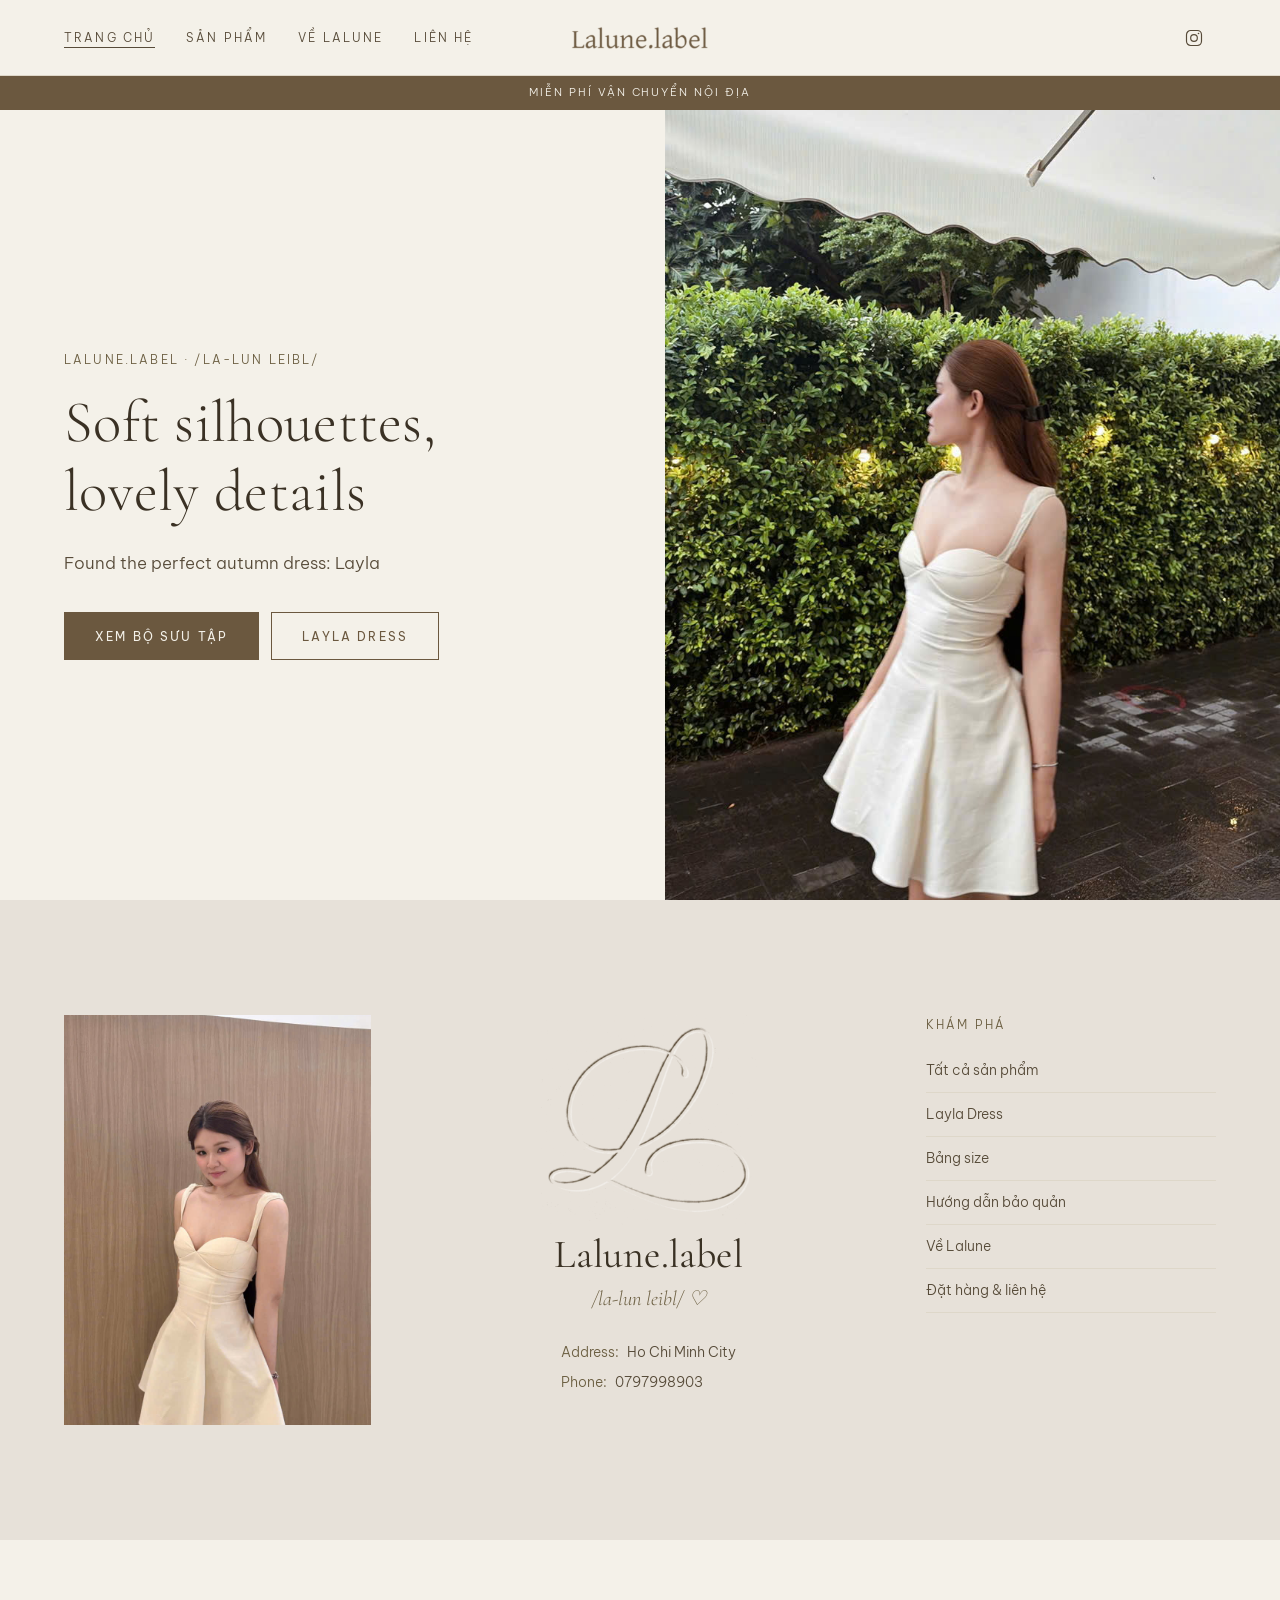
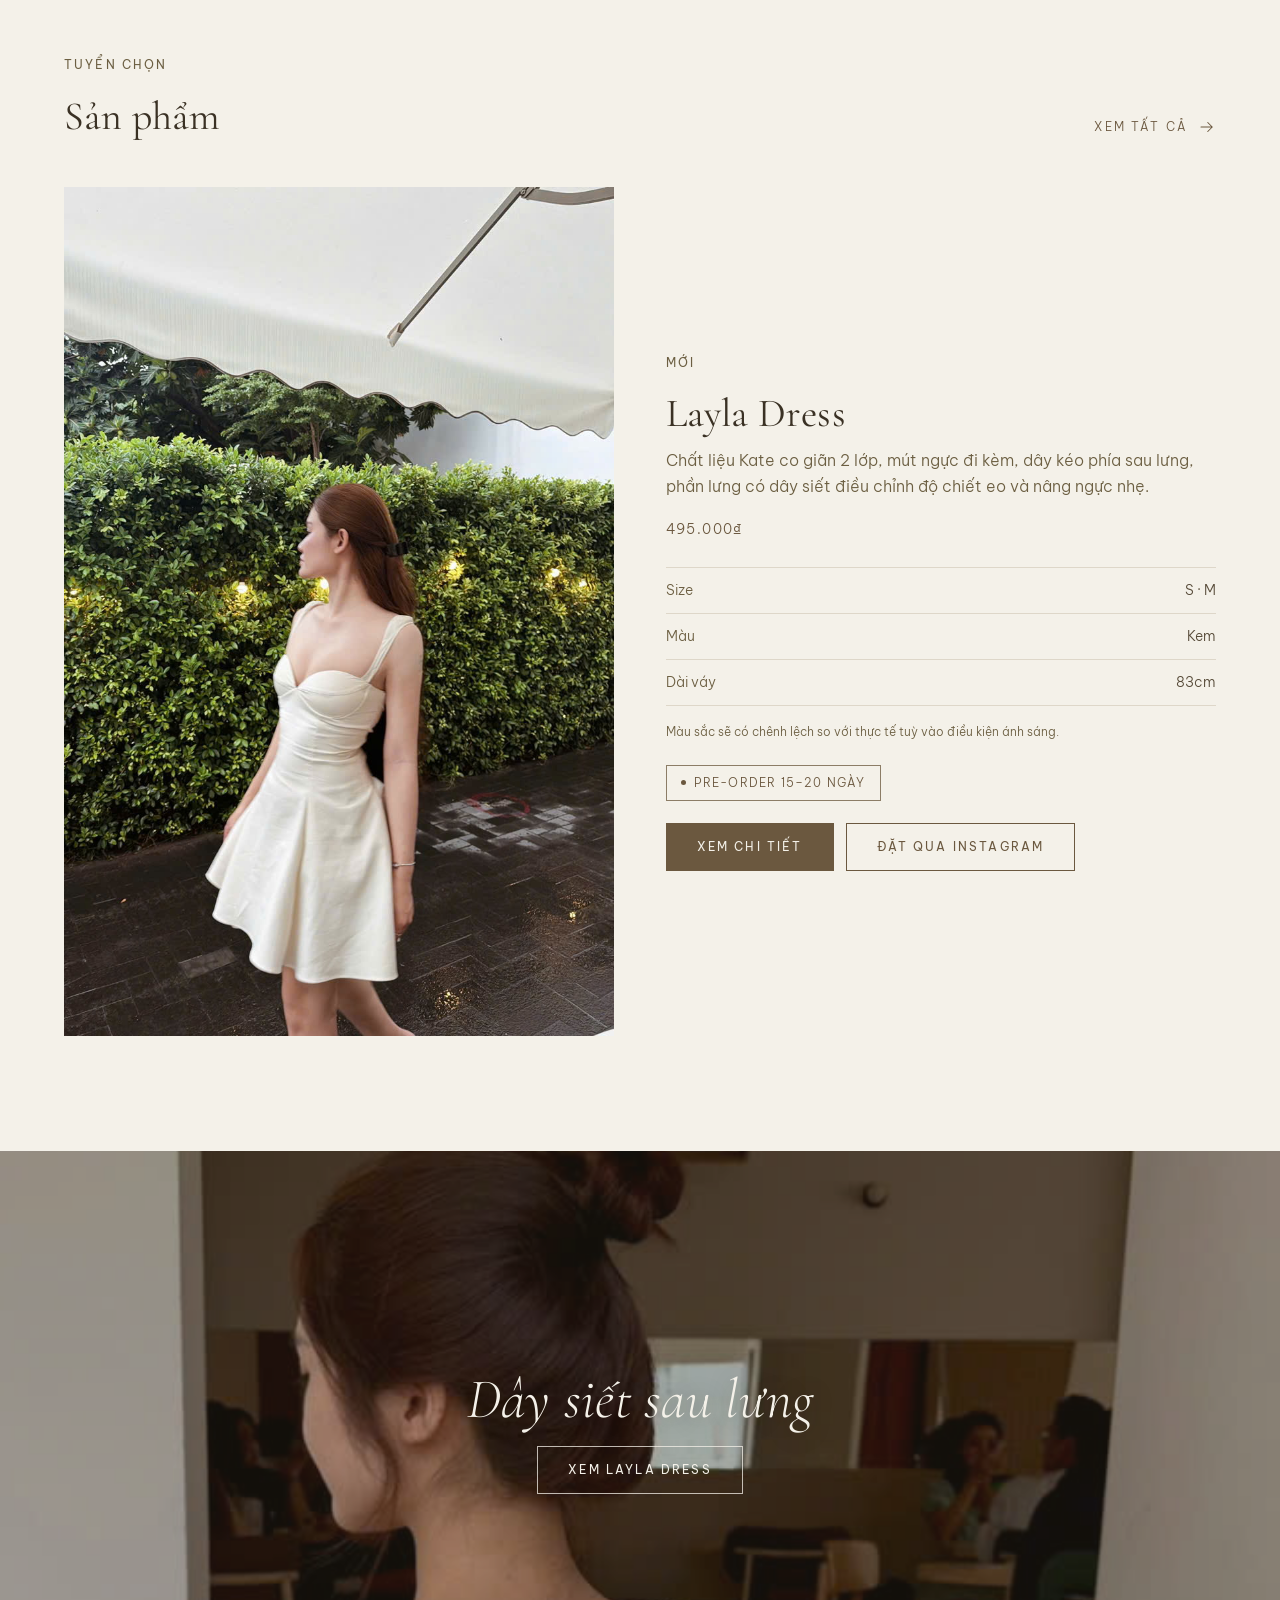
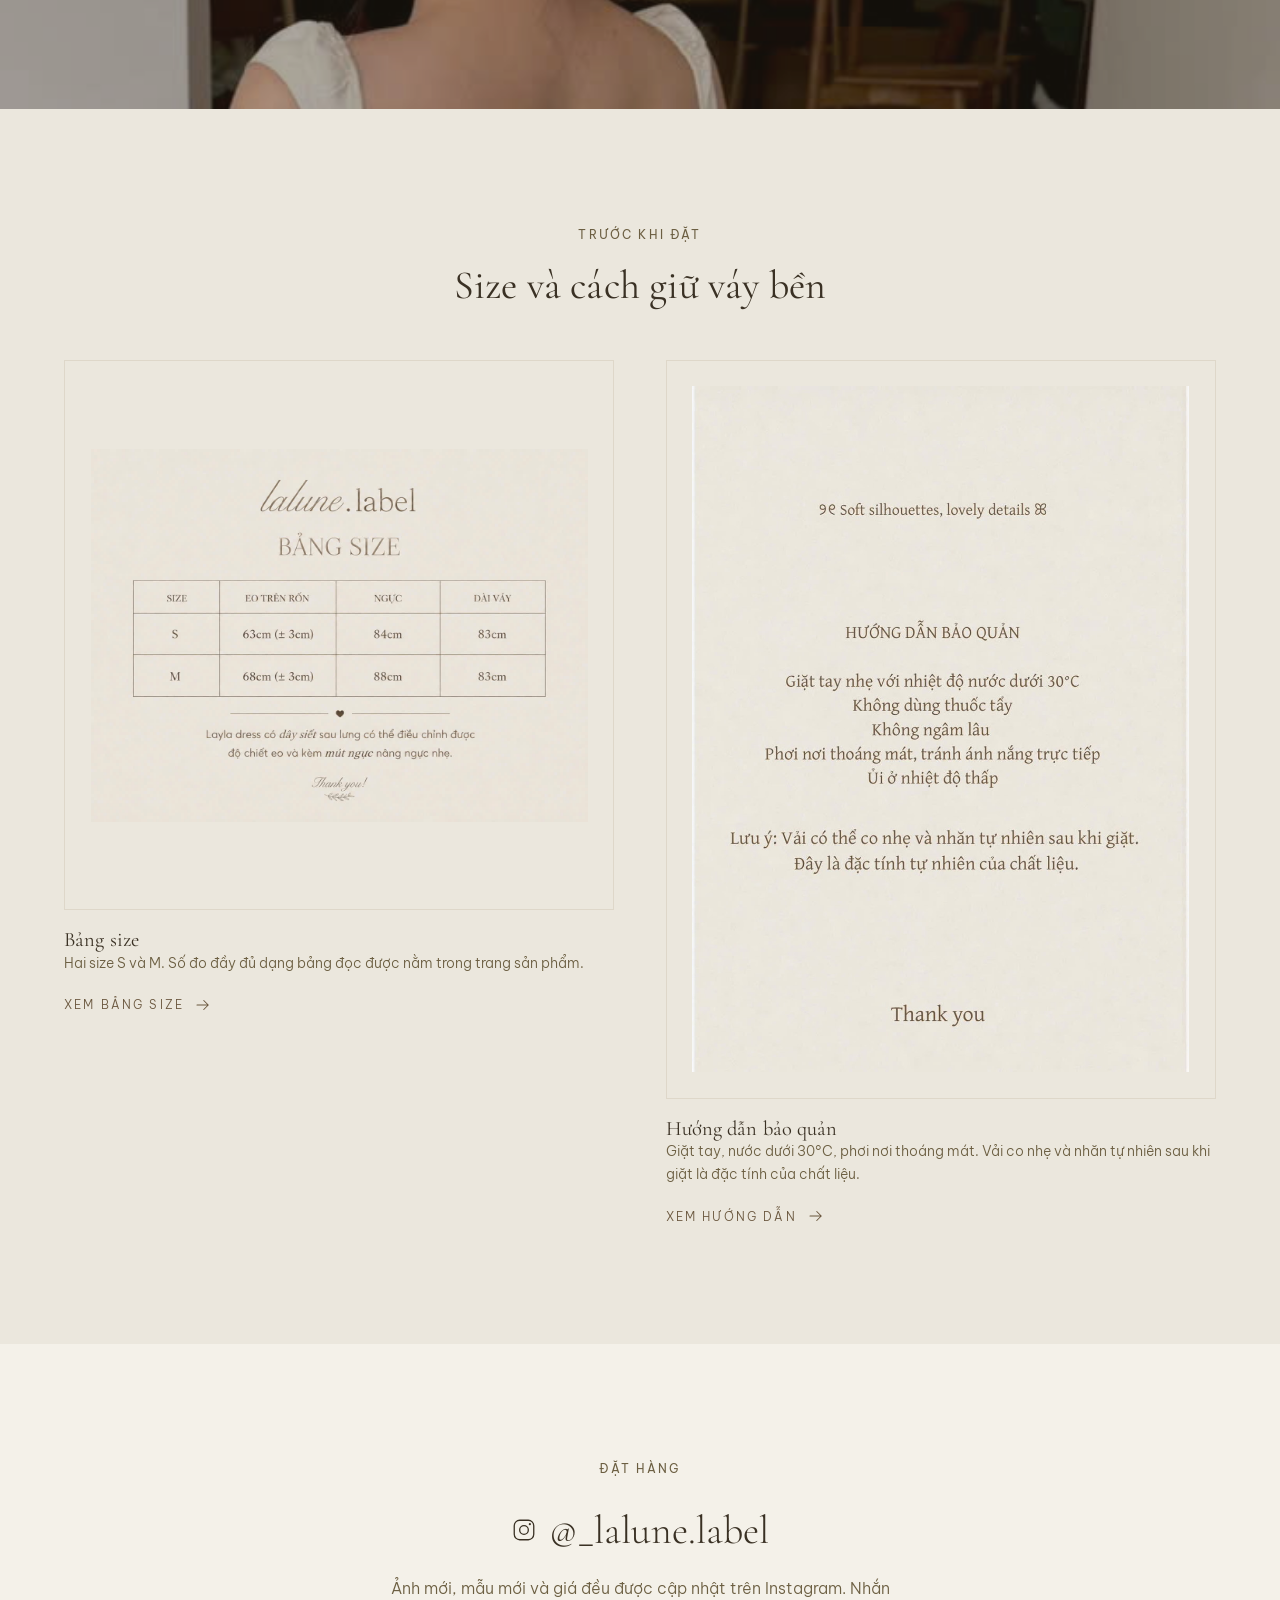
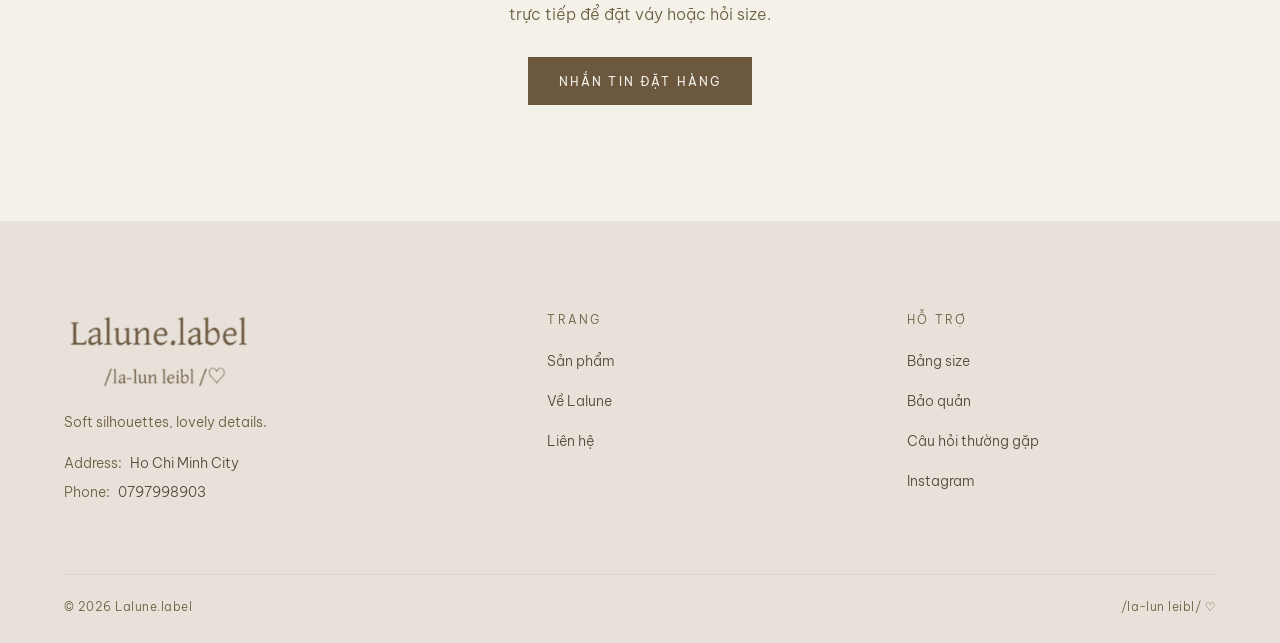
<file: index.html>
<!DOCTYPE html>
<html lang="vi">
<head>
<meta charset="utf-8">
<meta name="viewport" content="width=device-width, initial-scale=1">
<title>Lalune.label — Soft silhouettes, lovely details</title>
<meta name="description" content="Lalune.label /la-lun leibl/ — nhãn váy nhỏ với dáng váy mềm và những chi tiết được chăm chút. Khám phá Layla Dress: dáng xoè, chiết eo, dây siết sau lưng.">
<link rel="canonical" href="https://lalune-label.vercel.app/">

<meta property="og:type" content="website">
<meta property="og:site_name" content="Lalune.label">
<meta property="og:title" content="Lalune.label — Soft silhouettes, lovely details">
<meta property="og:description" content="Nhãn váy nhỏ với dáng váy mềm và những chi tiết được chăm chút.">
<meta property="og:image" content="https://lalune-label.vercel.app/assets/img/og-image.jpg">
<meta property="og:locale" content="vi_VN">
<meta name="twitter:card" content="summary_large_image">
<meta name="theme-color" content="#f4f1e9">

<link rel="icon" href="/favicon.ico" sizes="any">
<link rel="icon" href="assets/img/favicon.png" type="image/png">
<link rel="apple-touch-icon" href="assets/img/apple-touch-icon.png">

<link rel="preconnect" href="https://fonts.googleapis.com">
<link rel="preconnect" href="https://fonts.gstatic.com" crossorigin>
<link rel="preload" as="image" href="assets/img/products/layla-01.jpg"
      imagesrcset="assets/img/products/layla-01-sm.jpg 519w, assets/img/products/layla-01.jpg 830w"
      imagesizes="(min-width: 900px) 48vw, 100vw" fetchpriority="high">
<link href="https://fonts.googleapis.com/css2?family=Be+Vietnam+Pro:wght@200;300;400;500&family=Cormorant+Garamond:ital,wght@0,300;0,400;0,500;1,300;1,400&display=swap" rel="stylesheet">
<link rel="stylesheet" href="assets/css/style.css">
</head>
<body>
<a class="skip-link" href="#main">Bỏ qua, tới nội dung chính</a>

<header class="header">
  <div class="header__bar">
    <nav class="header__nav" aria-label="Điều hướng chính">
      <a class="nav-link" href="index.html">Trang chủ</a>
      <a class="nav-link" href="shop.html">Sản phẩm</a>
      <a class="nav-link" href="about.html">Về Lalune</a>
      <a class="nav-link" href="contact.html">Liên hệ</a>
    </nav>

    <button type="button" class="icon-btn header__burger" aria-label="Mở menu điều hướng" aria-expanded="false" aria-controls="nav-drawer">
      <svg width="22" height="22" viewBox="0 0 24 24" fill="none" stroke="currentColor" stroke-width="1.4" stroke-linecap="round" aria-hidden="true"><path d="M3 6h18M3 12h18M3 18h18"/></svg>
    </button>

    <a class="header__logo-link" href="index.html" aria-label="Lalune.label — về trang chủ">
      <img class="header__logo" src="assets/img/logo-wordmark.webp" alt="Lalune.label" width="900" height="195">
    </a>

    <div class="header__actions">
      <a class="icon-btn" href="https://www.instagram.com/_lalune.label/" target="_blank" rel="noopener noreferrer" aria-label="Instagram của Lalune.label (mở trong tab mới)">
        <svg width="20" height="20" viewBox="0 0 24 24" fill="none" stroke="currentColor" stroke-width="1.4" stroke-linecap="round" stroke-linejoin="round" aria-hidden="true"><rect x="3" y="3" width="18" height="18" rx="5"/><circle cx="12" cy="12" r="4"/><circle cx="17.4" cy="6.6" r="1" fill="currentColor" stroke="none"/></svg>
      </a>
    </div>
  </div>
</header>

<div class="topbar"><span class="topbar__msg">Miễn phí vận chuyển nội địa</span></div>

<div class="drawer" id="nav-drawer" role="dialog" aria-modal="true" aria-label="Menu điều hướng">
  <button type="button" class="icon-btn drawer__close" aria-label="Đóng menu">
    <svg width="22" height="22" viewBox="0 0 24 24" fill="none" stroke="currentColor" stroke-width="1.4" stroke-linecap="round" aria-hidden="true"><path d="M6 6l12 12M18 6L6 18"/></svg>
  </button>
  <div class="drawer__inner">
    <a class="drawer__link" href="index.html">Trang chủ</a>
    <a class="drawer__link" href="shop.html">Sản phẩm</a>
    <a class="drawer__link" href="about.html">Về Lalune</a>
    <a class="drawer__link" href="contact.html">Liên hệ</a>
    <p class="drawer__foot">
      <svg width="18" height="18" viewBox="0 0 24 24" fill="none" stroke="currentColor" stroke-width="1.4" stroke-linecap="round" stroke-linejoin="round" aria-hidden="true"><rect x="3" y="3" width="18" height="18" rx="5"/><circle cx="12" cy="12" r="4"/><circle cx="17.4" cy="6.6" r="1" fill="currentColor" stroke="none"/></svg>
      <a href="https://www.instagram.com/_lalune.label/" target="_blank" rel="noopener noreferrer">@_lalune.label</a>
    </p>
  </div>
</div>

<main id="main">

  <!-- Hero -->
  <section class="hero">
    <div class="hero__text">
      <p class="hero__eyebrow">Lalune.label · /la-lun leibl/</p>
      <h1 class="hero__title">Soft silhouettes, lovely details</h1>
      <p class="hero__sub">Found the perfect autumn dress: Layla</p>
      <div class="hero__actions">
        <a class="btn" href="shop.html">Xem bộ sưu tập</a>
        <a class="btn btn--ghost" href="product.html?id=layla-dress">Layla Dress</a>
      </div>
    </div>
    <div class="hero__media">
      <img src="assets/img/products/layla-01.jpg"
           srcset="assets/img/products/layla-01-sm.jpg 519w, assets/img/products/layla-01.jpg 830w"
           sizes="(min-width: 900px) 48vw, 100vw"
           alt="Người mẫu mặc Layla Dress màu kem bên hàng rào cây xanh"
           width="830" height="1280" fetchpriority="high" decoding="async">
    </div>
  </section>

  <!-- Bảng thương hiệu -->
  <section class="section section--sheet">
    <div class="wrap">
      <div class="brand-panel">
        <figure class="brand-panel__figure" data-reveal style="margin:0">
          <img src="assets/img/products/layla-02.jpg" alt="Layla Dress nhìn từ chính diện, thấy rõ thân trên chiết ngực và hai quai bản to" width="798" height="1282" loading="lazy" decoding="async">
        </figure>

        <div class="brand-panel__body" data-reveal data-reveal-delay="80">
          <img class="brand-panel__mark" src="assets/img/logo-mark.webp" alt="" width="620" height="603" loading="lazy" decoding="async">
          <h2 class="brand-panel__name">Lalune.label</h2>
          <p class="brand-panel__phonetic">/la-lun leibl/ ♡</p>
          <ul class="footer__contact" style="display:inline-block;text-align:left">
            <li><span class="label">Address:</span><span>Ho Chi Minh City</span></li>
            <li><span class="label">Phone:</span><a href="tel:+84797998903">0797998903</a></li>
          </ul>
        </div>

        <nav class="brand-panel__links" aria-label="Liên kết nhanh" data-reveal data-reveal-delay="160">
          <p class="linklist__title">Khám phá</p>
          <ul class="linklist">
            <li><a href="shop.html">Tất cả sản phẩm</a></li>
            <li><a href="product.html?id=layla-dress">Layla Dress</a></li>
            <li><a href="product.html?id=layla-dress#size">Bảng size</a></li>
            <li><a href="product.html?id=layla-dress#care">Hướng dẫn bảo quản</a></li>
            <li><a href="about.html">Về Lalune</a></li>
            <li><a href="contact.html">Đặt hàng &amp; liên hệ</a></li>
          </ul>
        </nav>
      </div>
    </div>
  </section>

  <!-- Sản phẩm -->
  <section class="section">
    <div class="wrap">
      <div style="display:flex;flex-wrap:wrap;gap:16px 24px;align-items:flex-end;justify-content:space-between;margin-bottom:clamp(28px,4vw,48px)" data-reveal>
        <div>
          <p class="eyebrow">Tuyển chọn</p>
          <h2 style="font-size:var(--fs-xl)">Sản phẩm</h2>
        </div>
        <a class="link-underline" href="shop.html">
          Xem tất cả
          <svg width="18" height="18" viewBox="0 0 24 24" fill="none" stroke="currentColor" stroke-width="1.4" stroke-linecap="round" stroke-linejoin="round" aria-hidden="true"><path d="M4 12h15M13 6l6 6-6 6"/></svg>
        </a>
      </div>
      <ul class="product-grid" data-product-grid data-limit="4"></ul>
    </div>
  </section>

  <!-- Băng ảnh chi tiết -->
  <section class="banner">
    <div class="banner__media">
      <img src="assets/img/products/layla-03.jpg" alt="Mặt sau Layla Dress với dây siết đan chéo" width="712" height="1280" loading="lazy" decoding="async">
    </div>
    <div class="banner__inner">
      <h2 class="banner__title">Dây siết sau lưng</h2>
      <a class="btn btn--light" href="product.html?id=layla-dress">Xem Layla Dress</a>
    </div>
  </section>

  <!-- Hai tấm note của shop -->
  <section class="section section--alt">
    <div class="wrap">
      <div style="text-align:center;margin-bottom:clamp(32px,4vw,52px)" data-reveal>
        <p class="eyebrow">Trước khi đặt</p>
        <h2 style="font-size:var(--fs-xl)">Size và cách giữ váy bền</h2>
      </div>
      <div class="notes">
        <article class="note-card" data-reveal>
          <div class="note-card__frame">
            <img src="assets/img/notes/size-chart.jpg" alt="Bảng size Lalune.label: size S eo trên rốn 63cm, ngực 84cm, dài váy 83cm; size M eo trên rốn 68cm, ngực 88cm, dài váy 83cm" width="1280" height="960" loading="lazy" decoding="async">
          </div>
          <div>
            <h3 class="note-card__title">Bảng size</h3>
            <p class="note-card__text">Hai size S và M. Số đo đầy đủ dạng bảng đọc được nằm trong trang sản phẩm.</p>
          </div>
          <a class="link-underline" href="product.html?id=layla-dress#size">
            Xem bảng size
            <svg width="18" height="18" viewBox="0 0 24 24" fill="none" stroke="currentColor" stroke-width="1.4" stroke-linecap="round" stroke-linejoin="round" aria-hidden="true"><path d="M4 12h15M13 6l6 6-6 6"/></svg>
          </a>
        </article>

        <article class="note-card" data-reveal data-reveal-delay="90">
          <div class="note-card__frame">
            <img src="assets/img/notes/care.jpg" alt="Hướng dẫn bảo quản: giặt tay nhẹ dưới 30 độ C, không dùng thuốc tẩy, không ngâm lâu, phơi nơi thoáng mát, ủi ở nhiệt độ thấp" width="943" height="1300" loading="lazy" decoding="async">
          </div>
          <div>
            <h3 class="note-card__title">Hướng dẫn bảo quản</h3>
            <p class="note-card__text">Giặt tay, nước dưới 30°C, phơi nơi thoáng mát. Vải co nhẹ và nhăn tự nhiên sau khi giặt là đặc tính của chất liệu.</p>
          </div>
          <a class="link-underline" href="product.html?id=layla-dress#care">
            Xem hướng dẫn
            <svg width="18" height="18" viewBox="0 0 24 24" fill="none" stroke="currentColor" stroke-width="1.4" stroke-linecap="round" stroke-linejoin="round" aria-hidden="true"><path d="M4 12h15M13 6l6 6-6 6"/></svg>
          </a>
        </article>
      </div>
    </div>
  </section>

  <!-- Instagram -->
  <section class="section">
    <div class="wrap wrap--narrow ig" data-reveal>
      <p class="eyebrow">Đặt hàng</p>
      <p class="ig__handle">
        <svg width="26" height="26" viewBox="0 0 24 24" fill="none" stroke="currentColor" stroke-width="1.2" stroke-linecap="round" stroke-linejoin="round" aria-hidden="true"><rect x="3" y="3" width="18" height="18" rx="5"/><circle cx="12" cy="12" r="4"/><circle cx="17.4" cy="6.6" r="1" fill="currentColor" stroke="none"/></svg>
        @_lalune.label
      </p>
      <p class="ig__text">Ảnh mới, mẫu mới và giá đều được cập nhật trên Instagram. Nhắn trực tiếp để đặt váy hoặc hỏi size.</p>
      <a class="btn" href="https://ig.me/m/_lalune.label" target="_blank" rel="noopener noreferrer">Nhắn tin đặt hàng</a>
    </div>
  </section>

</main>

<footer class="footer">
  <div class="wrap">
    <div class="footer__top">
      <div class="footer__brand">
        <img class="footer__logo" src="assets/img/logo-lockup-text.webp" alt="Lalune.label — /la-lun leibl/" width="900" height="390" loading="lazy" decoding="async">
        <p class="footer__tagline">Soft silhouettes, lovely details.</p>
        <ul class="footer__contact">
          <li><span class="label">Address:</span><span>Ho Chi Minh City</span></li>
          <li><span class="label">Phone:</span><a href="tel:+84797998903">0797998903</a></li>
        </ul>
      </div>

      <nav aria-label="Liên kết trang">
        <p class="footer__col-title">Trang</p>
        <ul class="footer__list">
          <li><a href="shop.html">Sản phẩm</a></li>
          <li><a href="about.html">Về Lalune</a></li>
          <li><a href="contact.html">Liên hệ</a></li>
        </ul>
      </nav>

      <nav aria-label="Hỗ trợ khách hàng">
        <p class="footer__col-title">Hỗ trợ</p>
        <ul class="footer__list">
          <li><a href="product.html?id=layla-dress#size">Bảng size</a></li>
          <li><a href="product.html?id=layla-dress#care">Bảo quản</a></li>
          <li><a href="contact.html#faq">Câu hỏi thường gặp</a></li>
          <li><a href="https://www.instagram.com/_lalune.label/" target="_blank" rel="noopener noreferrer">Instagram</a></li>
        </ul>
      </nav>
    </div>

    <div class="footer__bottom">
      <span>© <span data-year>2026</span> Lalune.label</span>
      <span>/la-lun leibl/ ♡</span>
    </div>
  </div>
</footer>

<script type="application/ld+json">
{
  "@context": "https://schema.org",
  "@type": "Organization",
  "name": "Lalune.label",
  "alternateName": "Lalune",
  "url": "https://lalune-label.vercel.app/",
  "logo": "https://lalune-label.vercel.app/assets/img/og-image.jpg",
  "slogan": "Soft silhouettes, lovely details",
  "foundingDate": "2026-06",
  "sameAs": ["https://www.instagram.com/_lalune.label/"]
}
</script>

<script src="assets/js/products.js" defer></script>
<script src="assets/js/app.js" defer></script>
</body>
</html>
</file>
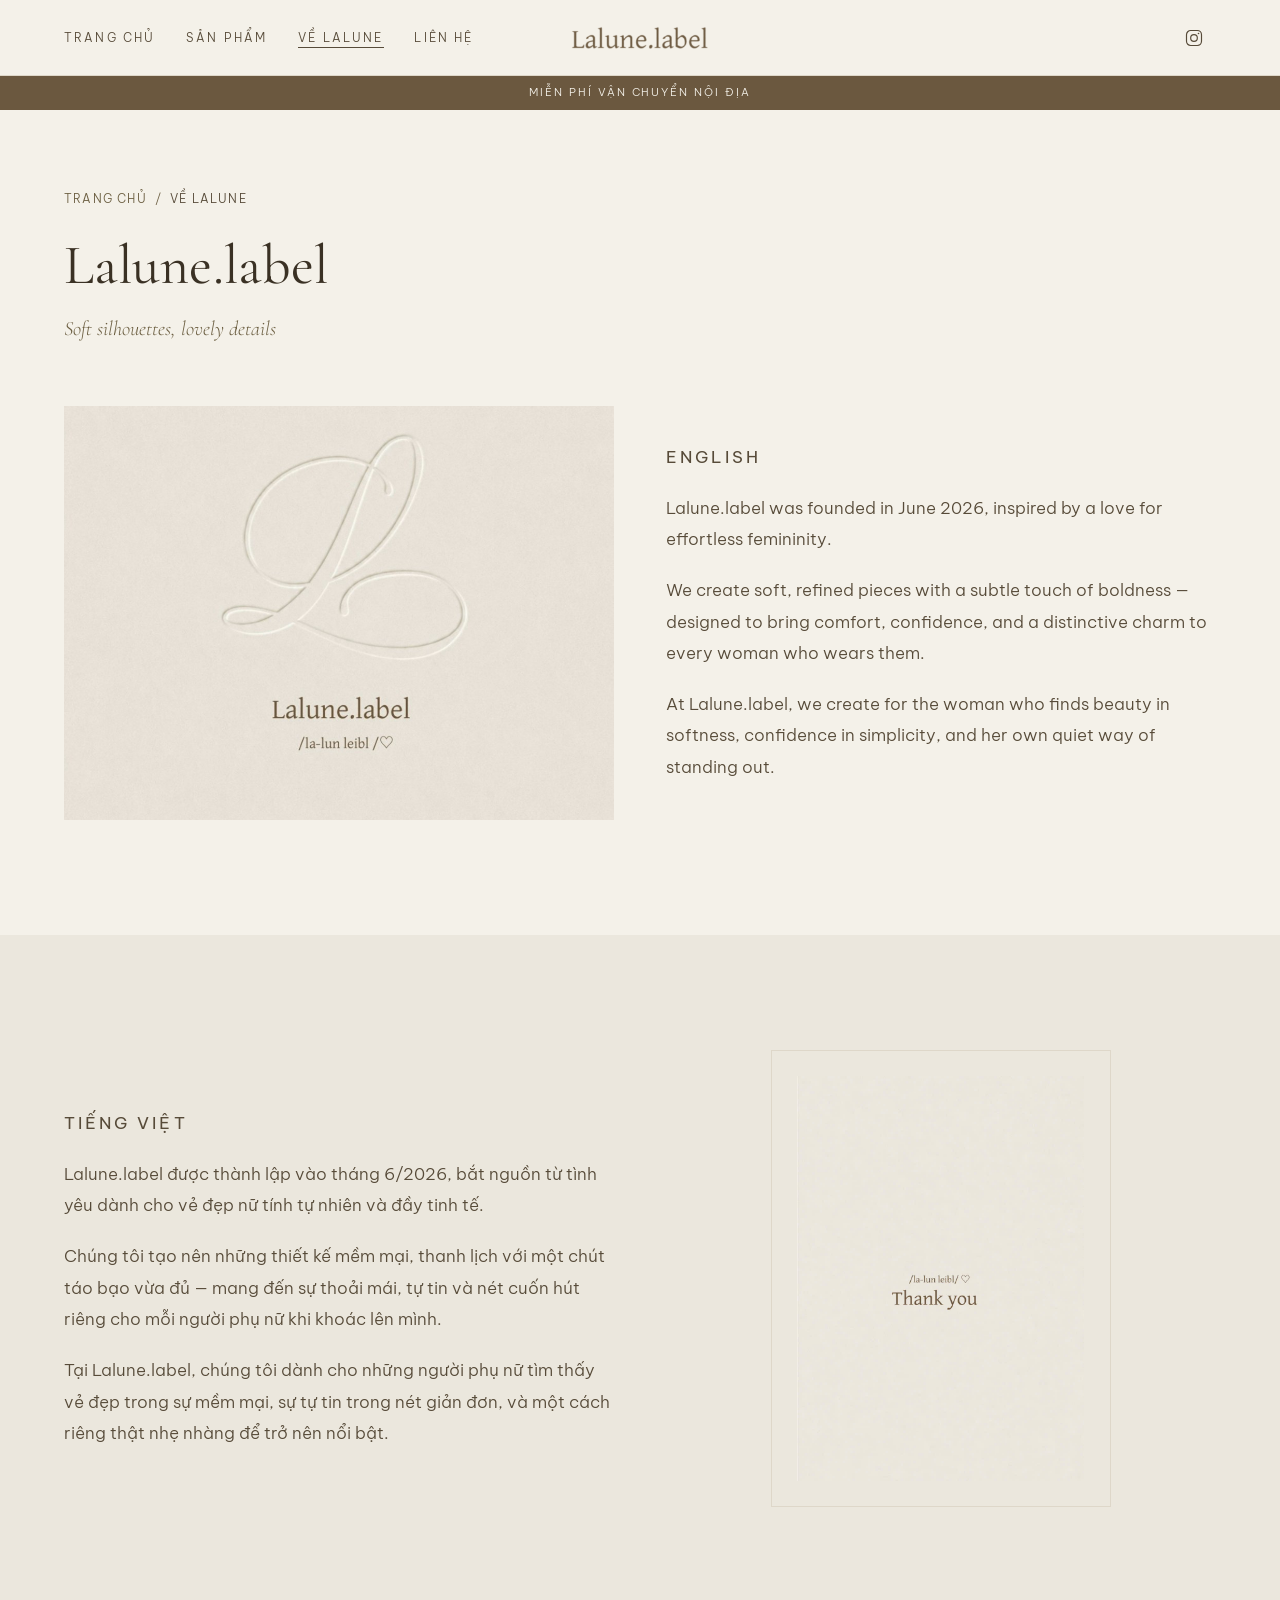
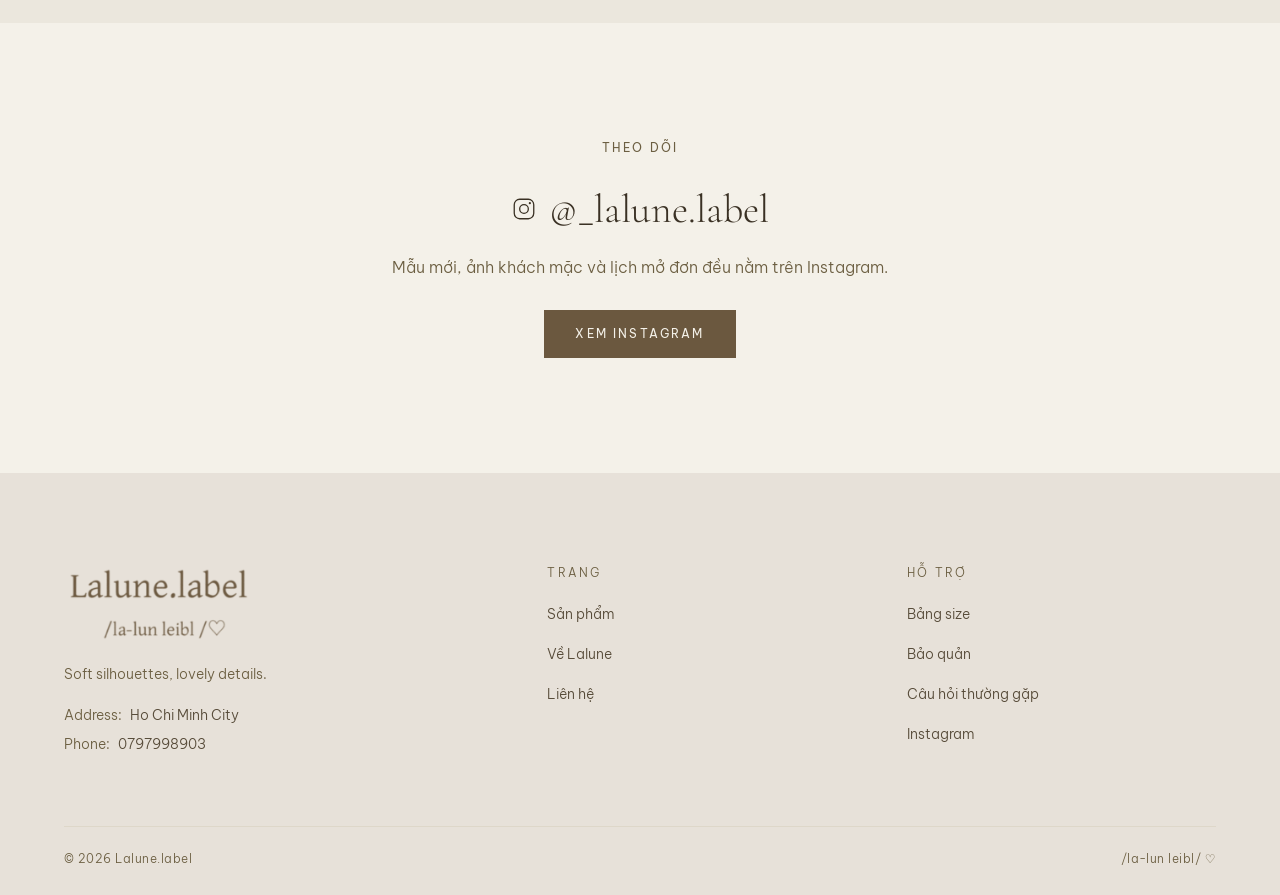
<file: about.html>
<!DOCTYPE html>
<html lang="vi">
<head>
<meta charset="utf-8">
<meta name="viewport" content="width=device-width, initial-scale=1">
<title>Về Lalune — Lalune.label</title>
<meta name="description" content="Lalune.label được thành lập vào tháng 6/2026, bắt nguồn từ tình yêu dành cho vẻ đẹp nữ tính tự nhiên và đầy tinh tế. Soft silhouettes, lovely details.">
<link rel="canonical" href="https://lalune-label.vercel.app/about.html">

<meta property="og:type" content="website">
<meta property="og:site_name" content="Lalune.label">
<meta property="og:title" content="Về Lalune — Lalune.label">
<meta property="og:description" content="Soft silhouettes, lovely details — Lalune.label, thành lập tháng 6/2026.">
<meta property="og:image" content="https://lalune-label.vercel.app/assets/img/og-image.jpg">
<meta property="og:locale" content="vi_VN">
<meta name="twitter:card" content="summary_large_image">
<meta name="theme-color" content="#f4f1e9">

<link rel="icon" href="/favicon.ico" sizes="any">
<link rel="icon" href="assets/img/favicon.png" type="image/png">
<link rel="apple-touch-icon" href="assets/img/apple-touch-icon.png">

<link rel="preconnect" href="https://fonts.googleapis.com">
<link rel="preconnect" href="https://fonts.gstatic.com" crossorigin>
<link href="https://fonts.googleapis.com/css2?family=Be+Vietnam+Pro:wght@200;300;400;500&family=Cormorant+Garamond:ital,wght@0,300;0,400;0,500;1,300;1,400&display=swap" rel="stylesheet">
<link rel="stylesheet" href="assets/css/style.css">
</head>
<body>
<a class="skip-link" href="#main">Bỏ qua, tới nội dung chính</a>

<header class="header">
  <div class="header__bar">
    <nav class="header__nav" aria-label="Điều hướng chính">
      <a class="nav-link" href="index.html">Trang chủ</a>
      <a class="nav-link" href="shop.html">Sản phẩm</a>
      <a class="nav-link" href="about.html">Về Lalune</a>
      <a class="nav-link" href="contact.html">Liên hệ</a>
    </nav>
    <button type="button" class="icon-btn header__burger" aria-label="Mở menu điều hướng" aria-expanded="false" aria-controls="nav-drawer">
      <svg width="22" height="22" viewBox="0 0 24 24" fill="none" stroke="currentColor" stroke-width="1.4" stroke-linecap="round" aria-hidden="true"><path d="M3 6h18M3 12h18M3 18h18"/></svg>
    </button>
    <a class="header__logo-link" href="index.html" aria-label="Lalune.label — về trang chủ">
      <img class="header__logo" src="assets/img/logo-wordmark.webp" alt="Lalune.label" width="900" height="195">
    </a>
    <div class="header__actions">
      <a class="icon-btn" href="https://www.instagram.com/_lalune.label/" target="_blank" rel="noopener noreferrer" aria-label="Instagram của Lalune.label (mở trong tab mới)">
        <svg width="20" height="20" viewBox="0 0 24 24" fill="none" stroke="currentColor" stroke-width="1.4" stroke-linecap="round" stroke-linejoin="round" aria-hidden="true"><rect x="3" y="3" width="18" height="18" rx="5"/><circle cx="12" cy="12" r="4"/><circle cx="17.4" cy="6.6" r="1" fill="currentColor" stroke="none"/></svg>
      </a>
    </div>
  </div>
</header>

<div class="topbar"><span class="topbar__msg">Miễn phí vận chuyển nội địa</span></div>

<div class="drawer" id="nav-drawer" role="dialog" aria-modal="true" aria-label="Menu điều hướng">
  <button type="button" class="icon-btn drawer__close" aria-label="Đóng menu">
    <svg width="22" height="22" viewBox="0 0 24 24" fill="none" stroke="currentColor" stroke-width="1.4" stroke-linecap="round" aria-hidden="true"><path d="M6 6l12 12M18 6L6 18"/></svg>
  </button>
  <div class="drawer__inner">
    <a class="drawer__link" href="index.html">Trang chủ</a>
    <a class="drawer__link" href="shop.html">Sản phẩm</a>
    <a class="drawer__link" href="about.html">Về Lalune</a>
    <a class="drawer__link" href="contact.html">Liên hệ</a>
    <p class="drawer__foot">
      <svg width="18" height="18" viewBox="0 0 24 24" fill="none" stroke="currentColor" stroke-width="1.4" stroke-linecap="round" stroke-linejoin="round" aria-hidden="true"><rect x="3" y="3" width="18" height="18" rx="5"/><circle cx="12" cy="12" r="4"/><circle cx="17.4" cy="6.6" r="1" fill="currentColor" stroke="none"/></svg>
      <a href="https://www.instagram.com/_lalune.label/" target="_blank" rel="noopener noreferrer">@_lalune.label</a>
    </p>
  </div>
</div>

<main id="main">

  <section class="page-head">
    <div class="wrap">
      <ol class="crumbs">
        <li><a href="index.html">Trang chủ</a></li>
        <li aria-hidden="true">/</li>
        <li aria-current="page">Về Lalune</li>
      </ol>
      <h1 class="page-head__title">Lalune.label</h1>
      <p class="page-head__tagline">Soft silhouettes, lovely details</p>
    </div>
  </section>

  <section style="padding-bottom:var(--section)">
    <div class="wrap">
      <div class="notes" style="align-items:center">
        <figure style="margin:0" data-reveal>
          <img src="assets/img/logo-sheet.jpg" alt="Logo Lalune.label dập nổi trên giấy be, kèm dòng phiên âm /la-lun leibl/" width="1061" height="798" loading="lazy" decoding="async">
        </figure>
        <div class="story" lang="en" data-reveal data-reveal-delay="90">
          <p class="eyebrow">English</p>
          <p>Lalune.label was founded in June 2026, inspired by a love for effortless femininity.</p>
          <p>We create soft, refined pieces with a subtle touch of boldness — designed to bring comfort, confidence, and a distinctive charm to every woman who wears them.</p>
          <p>At Lalune.label, we create for the woman who finds beauty in softness, confidence in simplicity, and her own quiet way of standing out.</p>
        </div>
      </div>
    </div>
  </section>

  <section class="section section--alt">
    <div class="wrap">
      <div class="notes" style="align-items:center">
        <div class="story" data-reveal>
          <p class="eyebrow">Tiếng Việt</p>
          <p>Lalune.label được thành lập vào tháng 6/2026, bắt nguồn từ tình yêu dành cho vẻ đẹp nữ tính tự nhiên và đầy tinh tế.</p>
          <p>Chúng tôi tạo nên những thiết kế mềm mại, thanh lịch với một chút táo bạo vừa đủ — mang đến sự thoải mái, tự tin và nét cuốn hút riêng cho mỗi người phụ nữ khi khoác lên mình.</p>
          <p>Tại Lalune.label, chúng tôi dành cho những người phụ nữ tìm thấy vẻ đẹp trong sự mềm mại, sự tự tin trong nét giản đơn, và một cách riêng thật nhẹ nhàng để trở nên nổi bật.</p>
        </div>
        <figure class="note-card__frame note-card__frame--free" style="margin:0 auto;max-width:340px" data-reveal data-reveal-delay="90">
          <img src="assets/img/notes/thank-you.jpg" alt="Thiệp cảm ơn của Lalune.label với dòng chữ /la-lun leibl/ và Thank you" width="908" height="1280" loading="lazy" decoding="async">
        </figure>
      </div>
    </div>
  </section>

  <section class="section">
    <div class="wrap wrap--narrow ig" data-reveal>
      <p class="eyebrow">Theo dõi</p>
      <p class="ig__handle">
        <svg width="26" height="26" viewBox="0 0 24 24" fill="none" stroke="currentColor" stroke-width="1.2" stroke-linecap="round" stroke-linejoin="round" aria-hidden="true"><rect x="3" y="3" width="18" height="18" rx="5"/><circle cx="12" cy="12" r="4"/><circle cx="17.4" cy="6.6" r="1" fill="currentColor" stroke="none"/></svg>
        @_lalune.label
      </p>
      <p class="ig__text">Mẫu mới, ảnh khách mặc và lịch mở đơn đều nằm trên Instagram.</p>
      <a class="btn" href="https://www.instagram.com/_lalune.label/" target="_blank" rel="noopener noreferrer">Xem Instagram</a>
    </div>
  </section>

</main>

<footer class="footer">
  <div class="wrap">
    <div class="footer__top">
      <div class="footer__brand">
        <img class="footer__logo" src="assets/img/logo-lockup-text.webp" alt="Lalune.label — /la-lun leibl/" width="900" height="390" loading="lazy" decoding="async">
        <p class="footer__tagline">Soft silhouettes, lovely details.</p>
        <ul class="footer__contact">
          <li><span class="label">Address:</span><span>Ho Chi Minh City</span></li>
          <li><span class="label">Phone:</span><a href="tel:+84797998903">0797998903</a></li>
        </ul>
      </div>
      <nav aria-label="Liên kết trang">
        <p class="footer__col-title">Trang</p>
        <ul class="footer__list">
          <li><a href="shop.html">Sản phẩm</a></li>
          <li><a href="about.html">Về Lalune</a></li>
          <li><a href="contact.html">Liên hệ</a></li>
        </ul>
      </nav>
      <nav aria-label="Hỗ trợ khách hàng">
        <p class="footer__col-title">Hỗ trợ</p>
        <ul class="footer__list">
          <li><a href="product.html?id=layla-dress#size">Bảng size</a></li>
          <li><a href="product.html?id=layla-dress#care">Bảo quản</a></li>
          <li><a href="contact.html#faq">Câu hỏi thường gặp</a></li>
          <li><a href="https://www.instagram.com/_lalune.label/" target="_blank" rel="noopener noreferrer">Instagram</a></li>
        </ul>
      </nav>
    </div>
    <div class="footer__bottom">
      <span>© <span data-year>2026</span> Lalune.label</span>
      <span>/la-lun leibl/ ♡</span>
    </div>
  </div>
</footer>

<script src="assets/js/products.js" defer></script>
<script src="assets/js/app.js" defer></script>
</body>
</html>
</file>
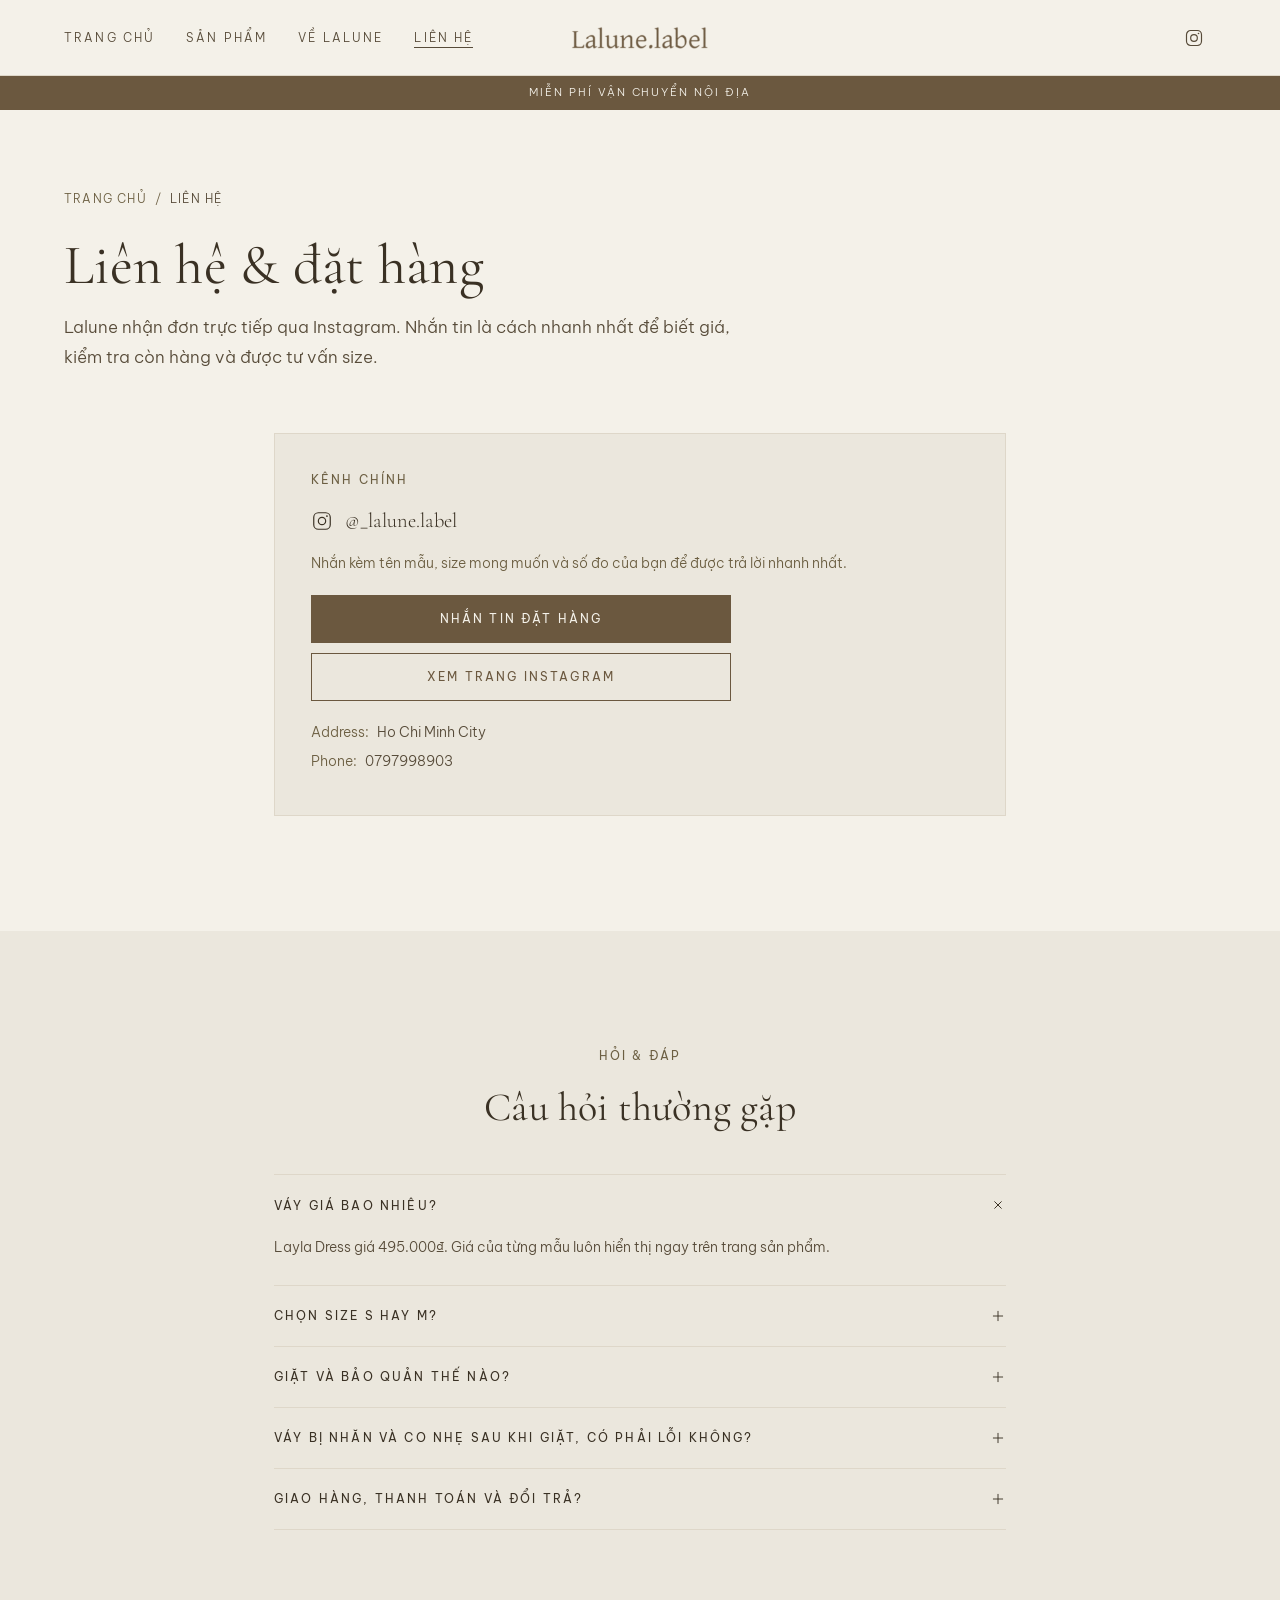
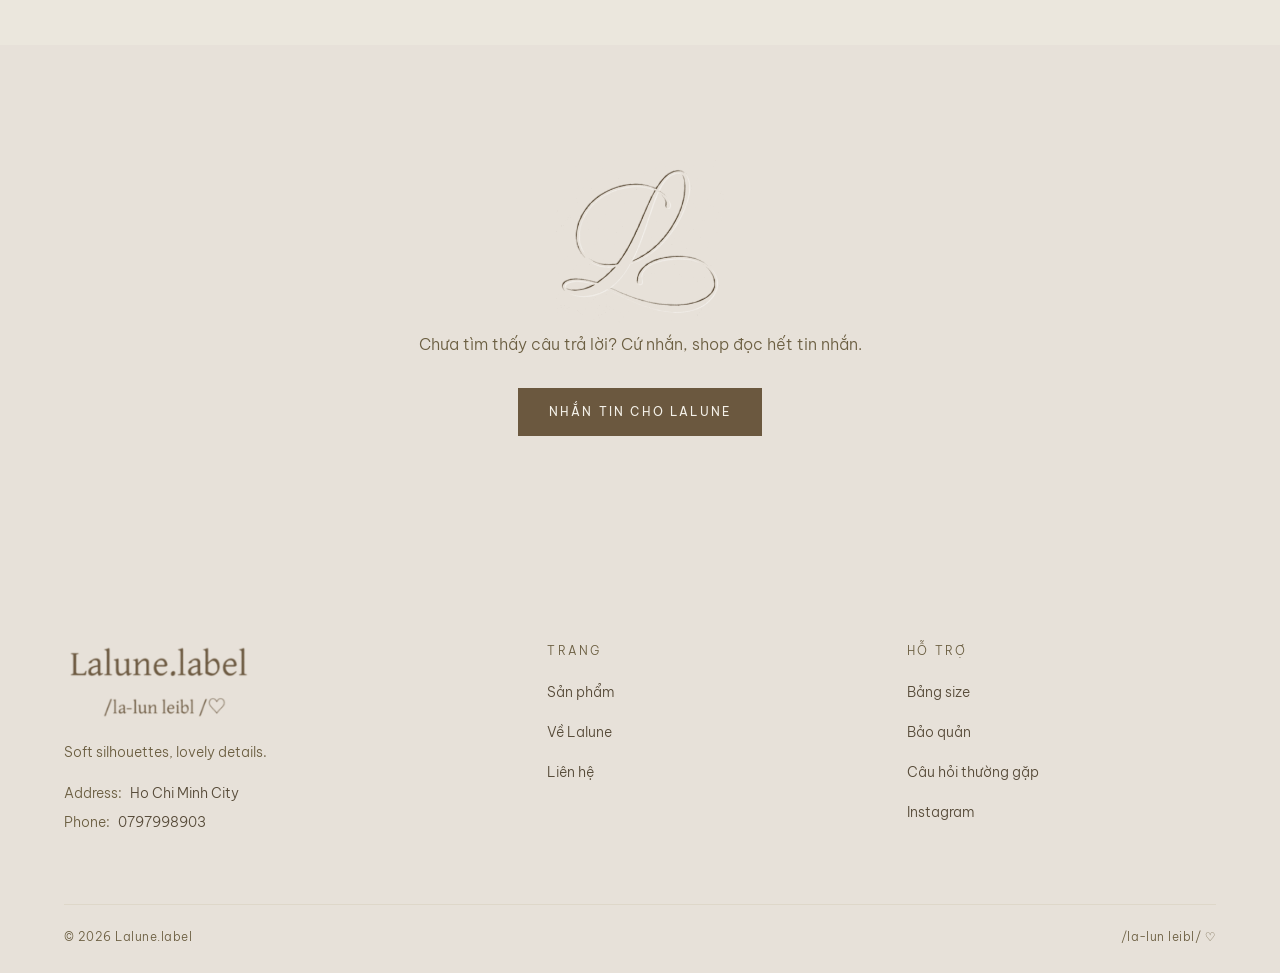
<file: contact.html>
<!DOCTYPE html>
<html lang="vi">
<head>
<meta charset="utf-8">
<meta name="viewport" content="width=device-width, initial-scale=1">
<title>Liên hệ &amp; đặt hàng — Lalune.label</title>
<meta name="description" content="Đặt váy Lalune.label qua Instagram @_lalune.label. Câu hỏi thường gặp về giá, chọn size, bảo quản và giao hàng.">
<link rel="canonical" href="https://lalune-label.vercel.app/contact.html">

<meta property="og:type" content="website">
<meta property="og:site_name" content="Lalune.label">
<meta property="og:title" content="Liên hệ &amp; đặt hàng — Lalune.label">
<meta property="og:description" content="Đặt váy Lalune.label qua Instagram @_lalune.label.">
<meta property="og:image" content="https://lalune-label.vercel.app/assets/img/og-image.jpg">
<meta property="og:locale" content="vi_VN">
<meta name="twitter:card" content="summary_large_image">
<meta name="theme-color" content="#f4f1e9">

<link rel="icon" href="/favicon.ico" sizes="any">
<link rel="icon" href="assets/img/favicon.png" type="image/png">
<link rel="apple-touch-icon" href="assets/img/apple-touch-icon.png">

<link rel="preconnect" href="https://fonts.googleapis.com">
<link rel="preconnect" href="https://fonts.gstatic.com" crossorigin>
<link href="https://fonts.googleapis.com/css2?family=Be+Vietnam+Pro:wght@200;300;400;500&family=Cormorant+Garamond:ital,wght@0,300;0,400;0,500;1,300;1,400&display=swap" rel="stylesheet">
<link rel="stylesheet" href="assets/css/style.css">
</head>
<body>
<a class="skip-link" href="#main">Bỏ qua, tới nội dung chính</a>

<header class="header">
  <div class="header__bar">
    <nav class="header__nav" aria-label="Điều hướng chính">
      <a class="nav-link" href="index.html">Trang chủ</a>
      <a class="nav-link" href="shop.html">Sản phẩm</a>
      <a class="nav-link" href="about.html">Về Lalune</a>
      <a class="nav-link" href="contact.html">Liên hệ</a>
    </nav>
    <button type="button" class="icon-btn header__burger" aria-label="Mở menu điều hướng" aria-expanded="false" aria-controls="nav-drawer">
      <svg width="22" height="22" viewBox="0 0 24 24" fill="none" stroke="currentColor" stroke-width="1.4" stroke-linecap="round" aria-hidden="true"><path d="M3 6h18M3 12h18M3 18h18"/></svg>
    </button>
    <a class="header__logo-link" href="index.html" aria-label="Lalune.label — về trang chủ">
      <img class="header__logo" src="assets/img/logo-wordmark.webp" alt="Lalune.label" width="900" height="195">
    </a>
    <div class="header__actions">
      <a class="icon-btn" href="https://www.instagram.com/_lalune.label/" target="_blank" rel="noopener noreferrer" aria-label="Instagram của Lalune.label (mở trong tab mới)">
        <svg width="20" height="20" viewBox="0 0 24 24" fill="none" stroke="currentColor" stroke-width="1.4" stroke-linecap="round" stroke-linejoin="round" aria-hidden="true"><rect x="3" y="3" width="18" height="18" rx="5"/><circle cx="12" cy="12" r="4"/><circle cx="17.4" cy="6.6" r="1" fill="currentColor" stroke="none"/></svg>
      </a>
    </div>
  </div>
</header>

<div class="topbar"><span class="topbar__msg">Miễn phí vận chuyển nội địa</span></div>

<div class="drawer" id="nav-drawer" role="dialog" aria-modal="true" aria-label="Menu điều hướng">
  <button type="button" class="icon-btn drawer__close" aria-label="Đóng menu">
    <svg width="22" height="22" viewBox="0 0 24 24" fill="none" stroke="currentColor" stroke-width="1.4" stroke-linecap="round" aria-hidden="true"><path d="M6 6l12 12M18 6L6 18"/></svg>
  </button>
  <div class="drawer__inner">
    <a class="drawer__link" href="index.html">Trang chủ</a>
    <a class="drawer__link" href="shop.html">Sản phẩm</a>
    <a class="drawer__link" href="about.html">Về Lalune</a>
    <a class="drawer__link" href="contact.html">Liên hệ</a>
    <p class="drawer__foot">
      <svg width="18" height="18" viewBox="0 0 24 24" fill="none" stroke="currentColor" stroke-width="1.4" stroke-linecap="round" stroke-linejoin="round" aria-hidden="true"><rect x="3" y="3" width="18" height="18" rx="5"/><circle cx="12" cy="12" r="4"/><circle cx="17.4" cy="6.6" r="1" fill="currentColor" stroke="none"/></svg>
      <a href="https://www.instagram.com/_lalune.label/" target="_blank" rel="noopener noreferrer">@_lalune.label</a>
    </p>
  </div>
</div>

<main id="main">

  <section class="page-head">
    <div class="wrap">
      <ol class="crumbs">
        <li><a href="index.html">Trang chủ</a></li>
        <li aria-hidden="true">/</li>
        <li aria-current="page">Liên hệ</li>
      </ol>
      <h1 class="page-head__title">Liên hệ &amp; đặt hàng</h1>
      <p class="lede">Lalune nhận đơn trực tiếp qua Instagram. Nhắn tin là cách nhanh nhất để biết giá, kiểm tra còn hàng và được tư vấn size.</p>
    </div>
  </section>

  <section style="padding-bottom:var(--section)">
    <div class="wrap wrap--narrow">
      <article class="contact-card" data-reveal>
        <p class="eyebrow" style="margin:0">Kênh chính</p>
        <p class="ig__handle" style="margin:0;font-size:var(--fs-lg)">
          <svg width="22" height="22" viewBox="0 0 24 24" fill="none" stroke="currentColor" stroke-width="1.3" stroke-linecap="round" stroke-linejoin="round" aria-hidden="true"><rect x="3" y="3" width="18" height="18" rx="5"/><circle cx="12" cy="12" r="4"/><circle cx="17.4" cy="6.6" r="1" fill="currentColor" stroke="none"/></svg>
          @_lalune.label
        </p>
        <p style="font-size:var(--fs-sm);color:var(--muted);margin:0">Nhắn kèm tên mẫu, size mong muốn và số đo của bạn để được trả lời nhanh nhất.</p>
        <div style="display:grid;gap:10px;margin-top:6px;max-width:420px">
          <a class="btn" href="https://ig.me/m/_lalune.label" target="_blank" rel="noopener noreferrer">Nhắn tin đặt hàng</a>
          <a class="btn btn--ghost" href="https://www.instagram.com/_lalune.label/" target="_blank" rel="noopener noreferrer">Xem trang Instagram</a>
        </div>
        <ul class="footer__contact" style="margin-top:6px">
          <li><span class="label">Address:</span><span>Ho Chi Minh City</span></li>
          <li><span class="label">Phone:</span><a href="tel:+84797998903">0797998903</a></li>
        </ul>
      </article>
    </div>
  </section>

  <section class="section section--alt" id="faq">
    <div class="wrap wrap--narrow">
      <div style="text-align:center;margin-bottom:clamp(28px,4vw,44px)" data-reveal>
        <p class="eyebrow">Hỏi &amp; đáp</p>
        <h2 style="font-size:var(--fs-xl)">Câu hỏi thường gặp</h2>
      </div>

      <div class="accordion faq" data-reveal>
        <div class="accordion__item">
          <h3>
            <button type="button" class="accordion__btn" aria-expanded="true" aria-controls="faq-1">
              Váy giá bao nhiêu?
              <svg width="16" height="16" viewBox="0 0 24 24" fill="none" stroke="currentColor" stroke-width="1.4" stroke-linecap="round" aria-hidden="true"><path d="M12 5v14M5 12h14"/></svg>
            </button>
          </h3>
          <div class="accordion__panel" id="faq-1" data-open="true">
            <div><div class="accordion__panel-inner">
              <p>Layla Dress giá 495.000₫. Giá của từng mẫu luôn hiển thị ngay trên trang sản phẩm.</p>
            </div></div>
          </div>
        </div>

        <div class="accordion__item">
          <h3>
            <button type="button" class="accordion__btn" aria-expanded="false" aria-controls="faq-2">
              Chọn size S hay M?
              <svg width="16" height="16" viewBox="0 0 24 24" fill="none" stroke="currentColor" stroke-width="1.4" stroke-linecap="round" aria-hidden="true"><path d="M12 5v14M5 12h14"/></svg>
            </button>
          </h3>
          <div class="accordion__panel" id="faq-2" data-open="false">
            <div><div class="accordion__panel-inner">
              <p>Layla có size S (eo trên rốn 63cm, ngực 84cm) và M (eo trên rốn 68cm, ngực 88cm), dài váy 83cm ở cả hai size. Dây siết sau lưng cho phép bóp thêm phần eo, nên nếu số đo của bạn nằm giữa hai size thì chọn size lớn hơn rồi siết lại. Gửi chiều cao, cân nặng, số đo v1 và v2 trên rốn, shop sẽ giúp bạn tư vấn size.</p>
              <p style="margin-top:12px"><a class="link-underline" href="product.html?id=layla-dress#size">Xem bảng size đầy đủ
                <svg width="16" height="16" viewBox="0 0 24 24" fill="none" stroke="currentColor" stroke-width="1.4" stroke-linecap="round" stroke-linejoin="round" aria-hidden="true"><path d="M4 12h15M13 6l6 6-6 6"/></svg></a></p>
            </div></div>
          </div>
        </div>

        <div class="accordion__item">
          <h3>
            <button type="button" class="accordion__btn" aria-expanded="false" aria-controls="faq-3">
              Giặt và bảo quản thế nào?
              <svg width="16" height="16" viewBox="0 0 24 24" fill="none" stroke="currentColor" stroke-width="1.4" stroke-linecap="round" aria-hidden="true"><path d="M12 5v14M5 12h14"/></svg>
            </button>
          </h3>
          <div class="accordion__panel" id="faq-3" data-open="false">
            <div><div class="accordion__panel-inner">
              <p>Giặt tay nhẹ với nước dưới 30°C, không dùng thuốc tẩy, không ngâm lâu, phơi nơi thoáng mát tránh nắng trực tiếp và ủi ở nhiệt độ thấp.</p>
              <p style="margin-top:12px"><a class="link-underline" href="product.html?id=layla-dress#care">Xem hướng dẫn đầy đủ
                <svg width="16" height="16" viewBox="0 0 24 24" fill="none" stroke="currentColor" stroke-width="1.4" stroke-linecap="round" stroke-linejoin="round" aria-hidden="true"><path d="M4 12h15M13 6l6 6-6 6"/></svg></a></p>
            </div></div>
          </div>
        </div>

        <div class="accordion__item">
          <h3>
            <button type="button" class="accordion__btn" aria-expanded="false" aria-controls="faq-4">
              Váy bị nhăn và co nhẹ sau khi giặt, có phải lỗi không?
              <svg width="16" height="16" viewBox="0 0 24 24" fill="none" stroke="currentColor" stroke-width="1.4" stroke-linecap="round" aria-hidden="true"><path d="M12 5v14M5 12h14"/></svg>
            </button>
          </h3>
          <div class="accordion__panel" id="faq-4" data-open="false">
            <div><div class="accordion__panel-inner">
              <p>Không. Vải có thể co nhẹ và nhăn tự nhiên sau khi giặt — đây là đặc tính của chất liệu, không phải lỗi sản phẩm. Ủi ở nhiệt độ thấp là váy trở lại phẳng.</p>
            </div></div>
          </div>
        </div>

        <div class="accordion__item">
          <h3>
            <button type="button" class="accordion__btn" aria-expanded="false" aria-controls="faq-5">
              Giao hàng, thanh toán và đổi trả?
              <svg width="16" height="16" viewBox="0 0 24 24" fill="none" stroke="currentColor" stroke-width="1.4" stroke-linecap="round" aria-hidden="true"><path d="M12 5v14M5 12h14"/></svg>
            </button>
          </h3>
          <div class="accordion__panel" id="faq-5" data-open="false">
            <div><div class="accordion__panel-inner">
              <p>Shop miễn phí vận chuyển nội địa cho tất cả các đơn hàng. Váy là hàng pre-order, thời gian may và giao khoảng 15–20 ngày. Cách thanh toán và điều kiện đổi trả được shop xác nhận trực tiếp trong tin nhắn trước khi bạn chốt đơn.</p>
            </div></div>
          </div>
        </div>
      </div>
    </div>
  </section>

  <section class="section section--sheet">
    <div class="wrap wrap--narrow ig" data-reveal>
      <img class="ig__mark" src="assets/img/logo-mark.webp" alt="" width="620" height="603" loading="lazy" decoding="async">
      <p class="ig__text">Chưa tìm thấy câu trả lời? Cứ nhắn, shop đọc hết tin nhắn.</p>
      <a class="btn" href="https://ig.me/m/_lalune.label" target="_blank" rel="noopener noreferrer">Nhắn tin cho Lalune</a>
    </div>
  </section>

</main>

<footer class="footer">
  <div class="wrap">
    <div class="footer__top">
      <div class="footer__brand">
        <img class="footer__logo" src="assets/img/logo-lockup-text.webp" alt="Lalune.label — /la-lun leibl/" width="900" height="390" loading="lazy" decoding="async">
        <p class="footer__tagline">Soft silhouettes, lovely details.</p>
        <ul class="footer__contact">
          <li><span class="label">Address:</span><span>Ho Chi Minh City</span></li>
          <li><span class="label">Phone:</span><a href="tel:+84797998903">0797998903</a></li>
        </ul>
      </div>
      <nav aria-label="Liên kết trang">
        <p class="footer__col-title">Trang</p>
        <ul class="footer__list">
          <li><a href="shop.html">Sản phẩm</a></li>
          <li><a href="about.html">Về Lalune</a></li>
          <li><a href="contact.html">Liên hệ</a></li>
        </ul>
      </nav>
      <nav aria-label="Hỗ trợ khách hàng">
        <p class="footer__col-title">Hỗ trợ</p>
        <ul class="footer__list">
          <li><a href="product.html?id=layla-dress#size">Bảng size</a></li>
          <li><a href="product.html?id=layla-dress#care">Bảo quản</a></li>
          <li><a href="contact.html#faq">Câu hỏi thường gặp</a></li>
          <li><a href="https://www.instagram.com/_lalune.label/" target="_blank" rel="noopener noreferrer">Instagram</a></li>
        </ul>
      </nav>
    </div>
    <div class="footer__bottom">
      <span>© <span data-year>2026</span> Lalune.label</span>
      <span>/la-lun leibl/ ♡</span>
    </div>
  </div>
</footer>

<script type="application/ld+json">
{
  "@context": "https://schema.org",
  "@type": "FAQPage",
  "mainEntity": [
    {"@type":"Question","name":"Váy giá bao nhiêu?","acceptedAnswer":{"@type":"Answer","text":"Layla Dress giá 495.000₫. Giá của từng mẫu luôn hiển thị ngay trên trang sản phẩm."}},
    {"@type":"Question","name":"Chọn size S hay M?","acceptedAnswer":{"@type":"Answer","text":"Layla có size S (eo trên rốn 63cm, ngực 84cm) và M (eo trên rốn 68cm, ngực 88cm), dài váy 83cm ở cả hai size. Dây siết sau lưng cho phép bóp thêm phần eo."}},
    {"@type":"Question","name":"Giặt và bảo quản thế nào?","acceptedAnswer":{"@type":"Answer","text":"Giặt tay nhẹ với nước dưới 30°C, không dùng thuốc tẩy, không ngâm lâu, phơi nơi thoáng mát tránh nắng trực tiếp và ủi ở nhiệt độ thấp."}},
    {"@type":"Question","name":"Váy bị nhăn và co nhẹ sau khi giặt, có phải lỗi không?","acceptedAnswer":{"@type":"Answer","text":"Không. Vải có thể co nhẹ và nhăn tự nhiên sau khi giặt, đây là đặc tính của chất liệu."}}
  ]
}
</script>

<script src="assets/js/products.js" defer></script>
<script src="assets/js/app.js" defer></script>
</body>
</html>
</file>
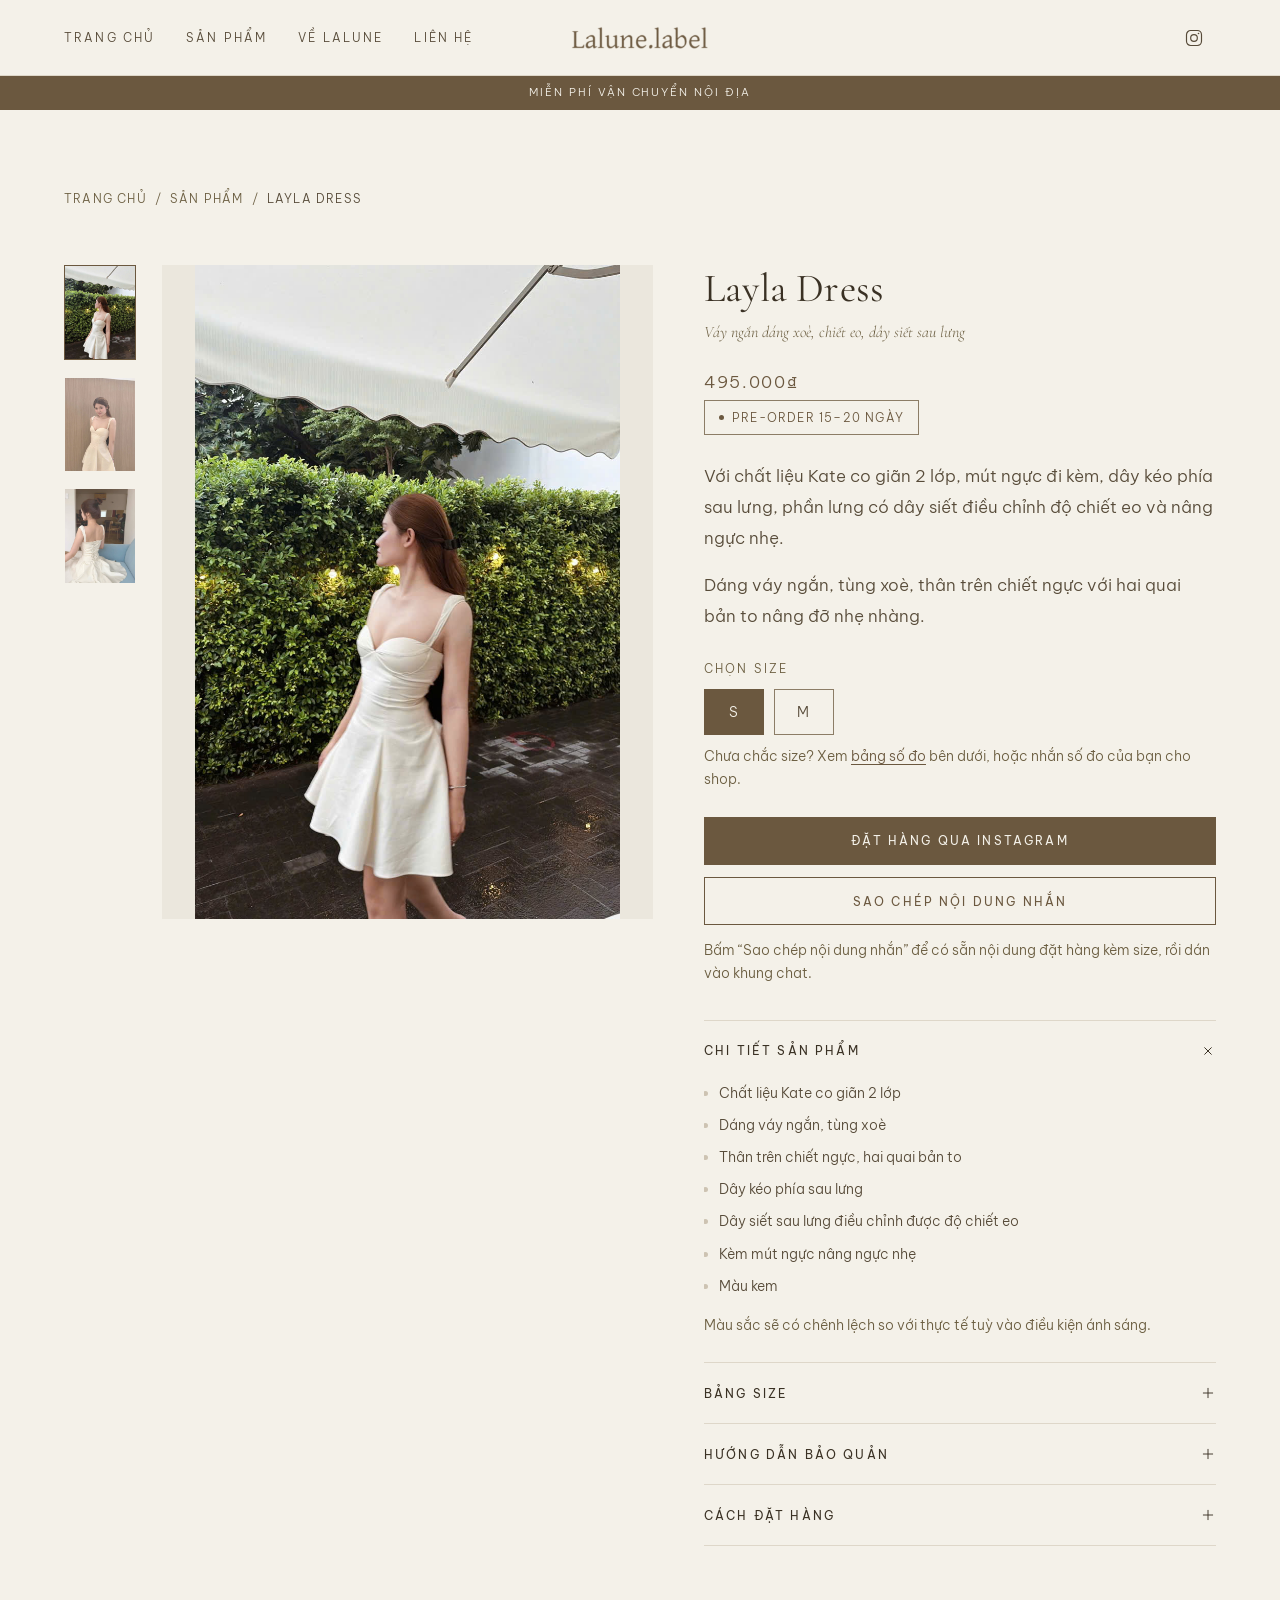
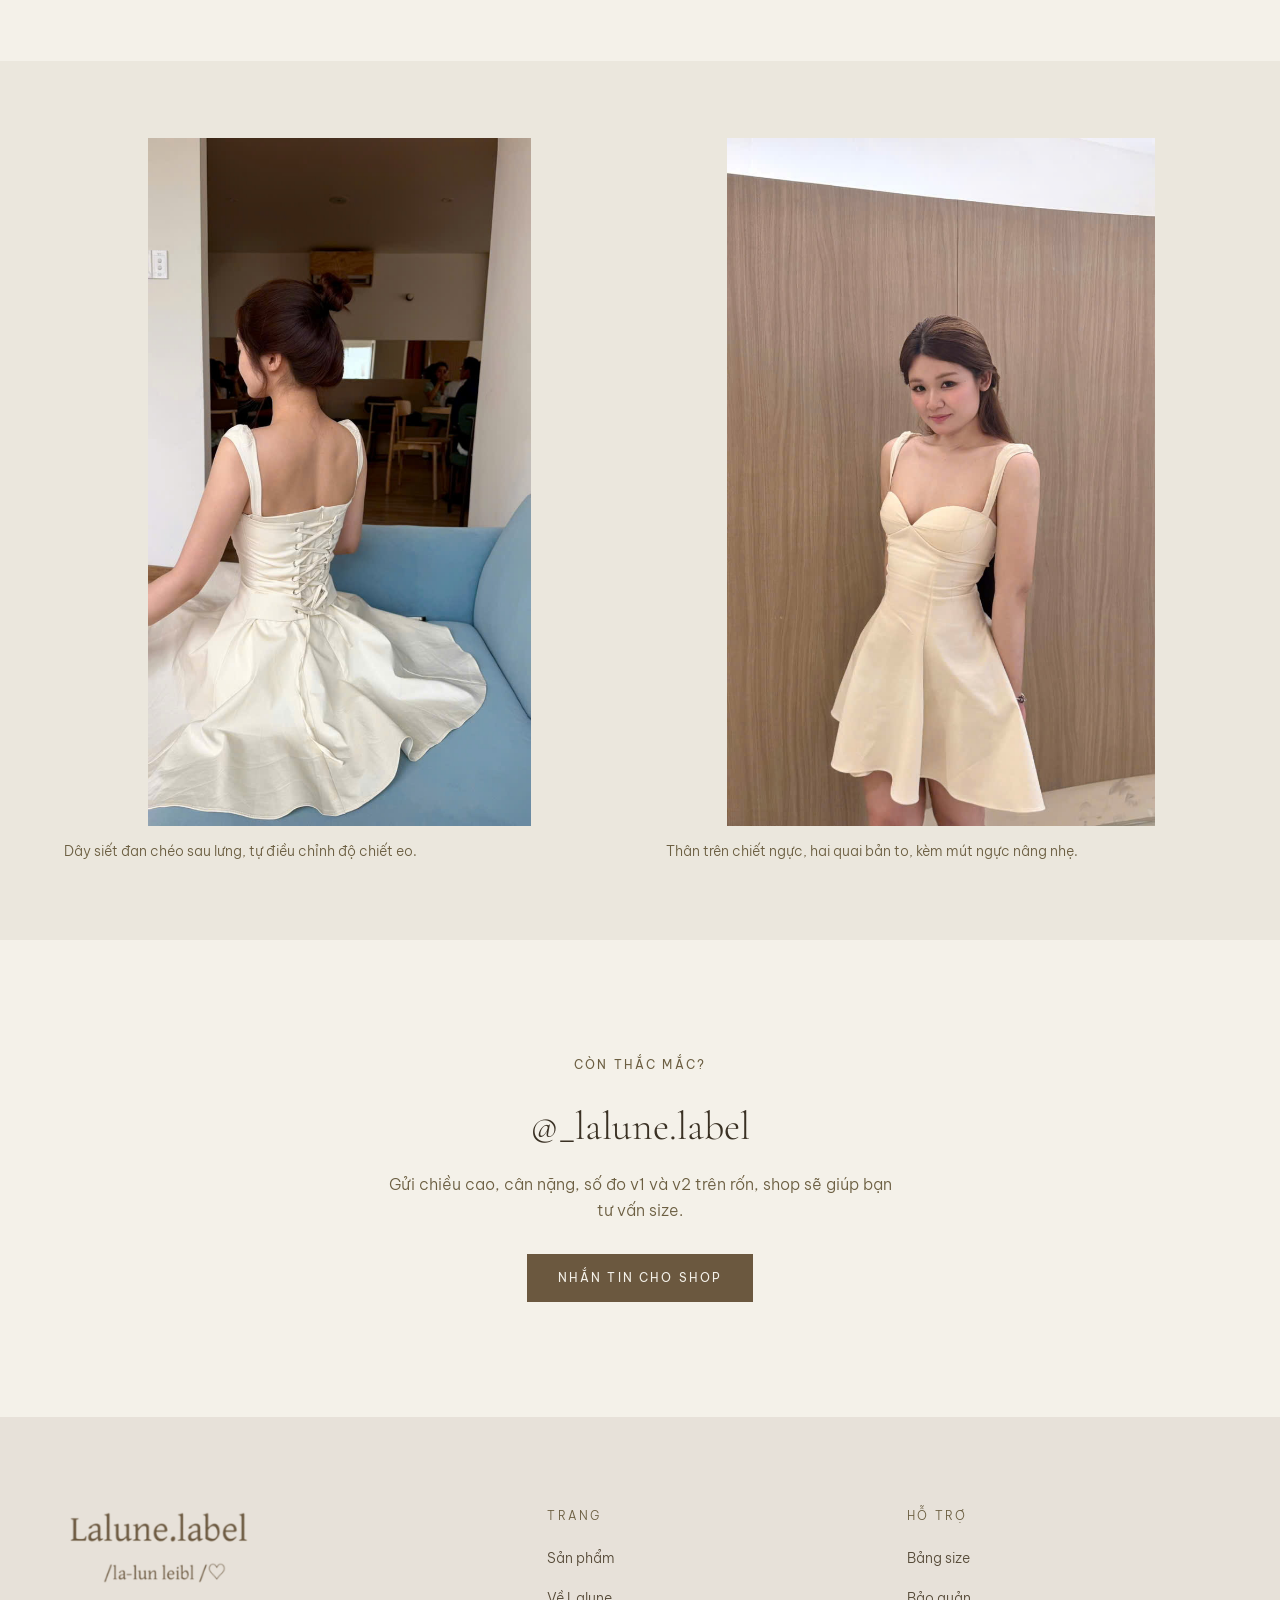
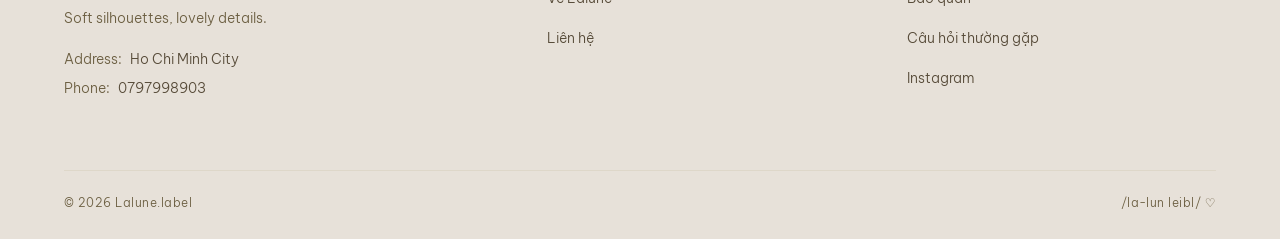
<file: product.html>
<!DOCTYPE html>
<html lang="vi">
<head>
<meta charset="utf-8">
<meta name="viewport" content="width=device-width, initial-scale=1">
<title>Layla Dress — Lalune.label</title>
<meta name="description" content="Layla Dress — váy ngắn dáng xoè, thân trên chiết ngực, dây siết sau lưng điều chỉnh được độ ôm eo. Size S và M. Đặt hàng qua Instagram @_lalune.label.">
<link rel="canonical" href="https://lalune-label.vercel.app/product.html?id=layla-dress">

<meta property="og:type" content="product">
<meta property="og:site_name" content="Lalune.label">
<meta property="og:title" content="Layla Dress — Lalune.label">
<meta property="og:description" content="Váy ngắn dáng xoè, chiết eo, dây siết sau lưng điều chỉnh được.">
<meta property="og:image" content="https://lalune-label.vercel.app/assets/img/products/layla-01.jpg">
<meta property="og:locale" content="vi_VN">
<meta name="twitter:card" content="summary_large_image">
<meta name="theme-color" content="#f4f1e9">

<link rel="icon" href="/favicon.ico" sizes="any">
<link rel="icon" href="assets/img/favicon.png" type="image/png">
<link rel="apple-touch-icon" href="assets/img/apple-touch-icon.png">

<link rel="preconnect" href="https://fonts.googleapis.com">
<link rel="preconnect" href="https://fonts.gstatic.com" crossorigin>
<link rel="preload" as="image" href="assets/img/products/layla-01.jpg" fetchpriority="high">
<link href="https://fonts.googleapis.com/css2?family=Be+Vietnam+Pro:wght@200;300;400;500&family=Cormorant+Garamond:ital,wght@0,300;0,400;0,500;1,300;1,400&display=swap" rel="stylesheet">
<link rel="stylesheet" href="assets/css/style.css">
</head>
<body>
<a class="skip-link" href="#main">Bỏ qua, tới nội dung chính</a>

<header class="header">
  <div class="header__bar">
    <nav class="header__nav" aria-label="Điều hướng chính">
      <a class="nav-link" href="index.html">Trang chủ</a>
      <a class="nav-link" href="shop.html">Sản phẩm</a>
      <a class="nav-link" href="about.html">Về Lalune</a>
      <a class="nav-link" href="contact.html">Liên hệ</a>
    </nav>
    <button type="button" class="icon-btn header__burger" aria-label="Mở menu điều hướng" aria-expanded="false" aria-controls="nav-drawer">
      <svg width="22" height="22" viewBox="0 0 24 24" fill="none" stroke="currentColor" stroke-width="1.4" stroke-linecap="round" aria-hidden="true"><path d="M3 6h18M3 12h18M3 18h18"/></svg>
    </button>
    <a class="header__logo-link" href="index.html" aria-label="Lalune.label — về trang chủ">
      <img class="header__logo" src="assets/img/logo-wordmark.webp" alt="Lalune.label" width="900" height="195">
    </a>
    <div class="header__actions">
      <a class="icon-btn" href="https://www.instagram.com/_lalune.label/" target="_blank" rel="noopener noreferrer" aria-label="Instagram của Lalune.label (mở trong tab mới)">
        <svg width="20" height="20" viewBox="0 0 24 24" fill="none" stroke="currentColor" stroke-width="1.4" stroke-linecap="round" stroke-linejoin="round" aria-hidden="true"><rect x="3" y="3" width="18" height="18" rx="5"/><circle cx="12" cy="12" r="4"/><circle cx="17.4" cy="6.6" r="1" fill="currentColor" stroke="none"/></svg>
      </a>
    </div>
  </div>
</header>

<div class="topbar"><span class="topbar__msg">Miễn phí vận chuyển nội địa</span></div>

<div class="drawer" id="nav-drawer" role="dialog" aria-modal="true" aria-label="Menu điều hướng">
  <button type="button" class="icon-btn drawer__close" aria-label="Đóng menu">
    <svg width="22" height="22" viewBox="0 0 24 24" fill="none" stroke="currentColor" stroke-width="1.4" stroke-linecap="round" aria-hidden="true"><path d="M6 6l12 12M18 6L6 18"/></svg>
  </button>
  <div class="drawer__inner">
    <a class="drawer__link" href="index.html">Trang chủ</a>
    <a class="drawer__link" href="shop.html">Sản phẩm</a>
    <a class="drawer__link" href="about.html">Về Lalune</a>
    <a class="drawer__link" href="contact.html">Liên hệ</a>
    <p class="drawer__foot">
      <svg width="18" height="18" viewBox="0 0 24 24" fill="none" stroke="currentColor" stroke-width="1.4" stroke-linecap="round" stroke-linejoin="round" aria-hidden="true"><rect x="3" y="3" width="18" height="18" rx="5"/><circle cx="12" cy="12" r="4"/><circle cx="17.4" cy="6.6" r="1" fill="currentColor" stroke="none"/></svg>
      <a href="https://www.instagram.com/_lalune.label/" target="_blank" rel="noopener noreferrer">@_lalune.label</a>
    </p>
  </div>
</div>

<main id="main" data-product-page>

  <section class="page-head" style="padding-bottom:0">
    <div class="wrap">
      <ol class="crumbs">
        <li><a href="index.html">Trang chủ</a></li>
        <li aria-hidden="true">/</li>
        <li><a href="shop.html">Sản phẩm</a></li>
        <li aria-hidden="true">/</li>
        <li aria-current="page" data-field="crumb">Layla Dress</li>
      </ol>
    </div>
  </section>

  <section style="padding-block:clamp(16px,3vw,32px) var(--section)">
    <div class="wrap">
      <div class="pdp">

        <!-- Ảnh -->
        <div class="gallery" data-gallery>
          <ul class="gallery__thumbs" role="tablist" aria-label="Chọn ảnh sản phẩm"></ul>
          <div class="gallery__stage">
            <img src="assets/img/products/layla-01.jpg" alt="Layla Dress" width="830" height="1280" fetchpriority="high" decoding="async">
          </div>
        </div>

        <!-- Thông tin -->
        <div>
          <h1 class="pdp__title" data-field="name">Layla Dress</h1>
          <p class="pdp__phonetic" data-field="subtitle">Váy ngắn dáng xoè, chiết eo, dây siết sau lưng</p>

          <p class="pdp__price" data-field="price">Inbox để biết giá</p>
          <p style="margin-bottom:26px"><span class="preorder" data-preorder hidden></span></p>

          <div class="pdp__desc lede" data-desc></div>

          <div class="field">
            <span class="field__label" id="size-label">Chọn size</span>
            <div class="size-picker" data-sizes role="group" aria-labelledby="size-label"></div>
            <p class="field__hint">Chưa chắc size? Xem <a href="#size" style="color:var(--brand);text-decoration:underline;text-underline-offset:3px">bảng số đo</a> bên dưới, hoặc nhắn số đo của bạn cho shop.</p>
          </div>

          <div class="pdp__actions">
            <a class="btn btn--wide" href="https://ig.me/m/_lalune.label" target="_blank" rel="noopener noreferrer">Đặt hàng qua Instagram</a>
            <button type="button" class="btn btn--ghost btn--wide" data-copy-order>Sao chép nội dung nhắn</button>
          </div>
          <p class="pdp__note" role="status" aria-live="polite" data-order-status>Bấm “Sao chép nội dung nhắn” để có sẵn nội dung đặt hàng kèm size, rồi dán vào khung chat.</p>

          <!-- Chi tiết -->
          <div class="accordion">
            <div class="accordion__item">
              <h2>
                <button type="button" class="accordion__btn" aria-expanded="true" aria-controls="panel-detail">
                  Chi tiết sản phẩm
                  <svg width="16" height="16" viewBox="0 0 24 24" fill="none" stroke="currentColor" stroke-width="1.4" stroke-linecap="round" aria-hidden="true"><path d="M12 5v14M5 12h14"/></svg>
                </button>
              </h2>
              <div class="accordion__panel" id="panel-detail" data-open="true">
                <div><div class="accordion__panel-inner">
                  <ul class="care-list" data-details></ul>
                </div></div>
              </div>
            </div>

            <div class="accordion__item" id="size">
              <h2>
                <button type="button" class="accordion__btn" aria-expanded="false" aria-controls="panel-size">
                  Bảng size
                  <svg width="16" height="16" viewBox="0 0 24 24" fill="none" stroke="currentColor" stroke-width="1.4" stroke-linecap="round" aria-hidden="true"><path d="M12 5v14M5 12h14"/></svg>
                </button>
              </h2>
              <div class="accordion__panel" id="panel-size" data-open="false">
                <div><div class="accordion__panel-inner">
                  <div class="table-scroll">
                    <table class="size-table" data-size-chart>
                      <caption>Số đo tính bằng cm</caption>
                    </table>
                  </div>
                  <p data-size-note></p>
                  <p style="margin-top:14px">
                    <a class="link-underline" href="assets/img/notes/size-chart.jpg" target="_blank" rel="noopener">
                      Xem bảng size dạng ảnh
                      <svg width="16" height="16" viewBox="0 0 24 24" fill="none" stroke="currentColor" stroke-width="1.4" stroke-linecap="round" stroke-linejoin="round" aria-hidden="true"><path d="M4 12h15M13 6l6 6-6 6"/></svg>
                    </a>
                  </p>
                </div></div>
              </div>
            </div>

            <div class="accordion__item" id="care">
              <h2>
                <button type="button" class="accordion__btn" aria-expanded="false" aria-controls="panel-care">
                  Hướng dẫn bảo quản
                  <svg width="16" height="16" viewBox="0 0 24 24" fill="none" stroke="currentColor" stroke-width="1.4" stroke-linecap="round" aria-hidden="true"><path d="M12 5v14M5 12h14"/></svg>
                </button>
              </h2>
              <div class="accordion__panel" id="panel-care" data-open="false">
                <div><div class="accordion__panel-inner">
                  <ul class="care-list" data-care></ul>
                  <p style="margin-top:14px;color:var(--muted)" data-care-note></p>
                </div></div>
              </div>
            </div>

            <div class="accordion__item">
              <h2>
                <button type="button" class="accordion__btn" aria-expanded="false" aria-controls="panel-order">
                  Cách đặt hàng
                  <svg width="16" height="16" viewBox="0 0 24 24" fill="none" stroke="currentColor" stroke-width="1.4" stroke-linecap="round" aria-hidden="true"><path d="M12 5v14M5 12h14"/></svg>
                </button>
              </h2>
              <div class="accordion__panel" id="panel-order" data-open="false">
                <div><div class="accordion__panel-inner">
                  <ol class="care-list">
                    <li>Chọn size ở trên, bấm “Sao chép nội dung nhắn”.</li>
                    <li>Mở Instagram <a href="https://ig.me/m/_lalune.label" target="_blank" rel="noopener noreferrer" style="color:var(--brand);text-decoration:underline;text-underline-offset:3px">@_lalune.label</a> và dán tin nhắn.</li>
                    <li>Shop báo giá, phí ship và cách thanh toán ngay trong tin nhắn.</li>
                  </ol>
                </div></div>
              </div>
            </div>
          </div>
        </div>

      </div>
    </div>
  </section>

  <!-- Ảnh chi tiết dạng băng -->
  <section class="section section--alt" style="padding-block:clamp(48px,6vw,88px)">
    <div class="wrap">
      <div class="notes">
        <figure class="pdp-figure" data-reveal>
          <img src="assets/img/products/layla-03.jpg" alt="Cận cảnh dây siết đan chéo sau lưng Layla Dress" width="712" height="1280" loading="lazy" decoding="async">
          <figcaption>Dây siết đan chéo sau lưng, tự điều chỉnh độ chiết eo.</figcaption>
        </figure>
        <figure class="pdp-figure" data-reveal data-reveal-delay="90">
          <img src="assets/img/products/layla-02.jpg" alt="Layla Dress nhìn từ chính diện" width="798" height="1282" loading="lazy" decoding="async">
          <figcaption>Thân trên chiết ngực, hai quai bản to, kèm mút ngực nâng nhẹ.</figcaption>
        </figure>
      </div>
    </div>
  </section>

  <section class="section">
    <div class="wrap wrap--narrow ig" data-reveal>
      <p class="eyebrow">Còn thắc mắc?</p>
      <p class="ig__handle">@_lalune.label</p>
      <p class="ig__text" data-size-advice>Gửi chiều cao, cân nặng, số đo v1 và v2 trên rốn, shop sẽ giúp bạn tư vấn size.</p>
      <a class="btn" href="https://ig.me/m/_lalune.label" target="_blank" rel="noopener noreferrer">Nhắn tin cho shop</a>
    </div>
  </section>

</main>

<footer class="footer">
  <div class="wrap">
    <div class="footer__top">
      <div class="footer__brand">
        <img class="footer__logo" src="assets/img/logo-lockup-text.webp" alt="Lalune.label — /la-lun leibl/" width="900" height="390" loading="lazy" decoding="async">
        <p class="footer__tagline">Soft silhouettes, lovely details.</p>
        <ul class="footer__contact">
          <li><span class="label">Address:</span><span>Ho Chi Minh City</span></li>
          <li><span class="label">Phone:</span><a href="tel:+84797998903">0797998903</a></li>
        </ul>
      </div>
      <nav aria-label="Liên kết trang">
        <p class="footer__col-title">Trang</p>
        <ul class="footer__list">
          <li><a href="shop.html">Sản phẩm</a></li>
          <li><a href="about.html">Về Lalune</a></li>
          <li><a href="contact.html">Liên hệ</a></li>
        </ul>
      </nav>
      <nav aria-label="Hỗ trợ khách hàng">
        <p class="footer__col-title">Hỗ trợ</p>
        <ul class="footer__list">
          <li><a href="product.html?id=layla-dress#size">Bảng size</a></li>
          <li><a href="product.html?id=layla-dress#care">Bảo quản</a></li>
          <li><a href="contact.html#faq">Câu hỏi thường gặp</a></li>
          <li><a href="https://www.instagram.com/_lalune.label/" target="_blank" rel="noopener noreferrer">Instagram</a></li>
        </ul>
      </nav>
    </div>
    <div class="footer__bottom">
      <span>© <span data-year>2026</span> Lalune.label</span>
      <span>/la-lun leibl/ ♡</span>
    </div>
  </div>
</footer>

<script src="assets/js/products.js" defer></script>
<script src="assets/js/app.js" defer></script>
</body>
</html>
</file>
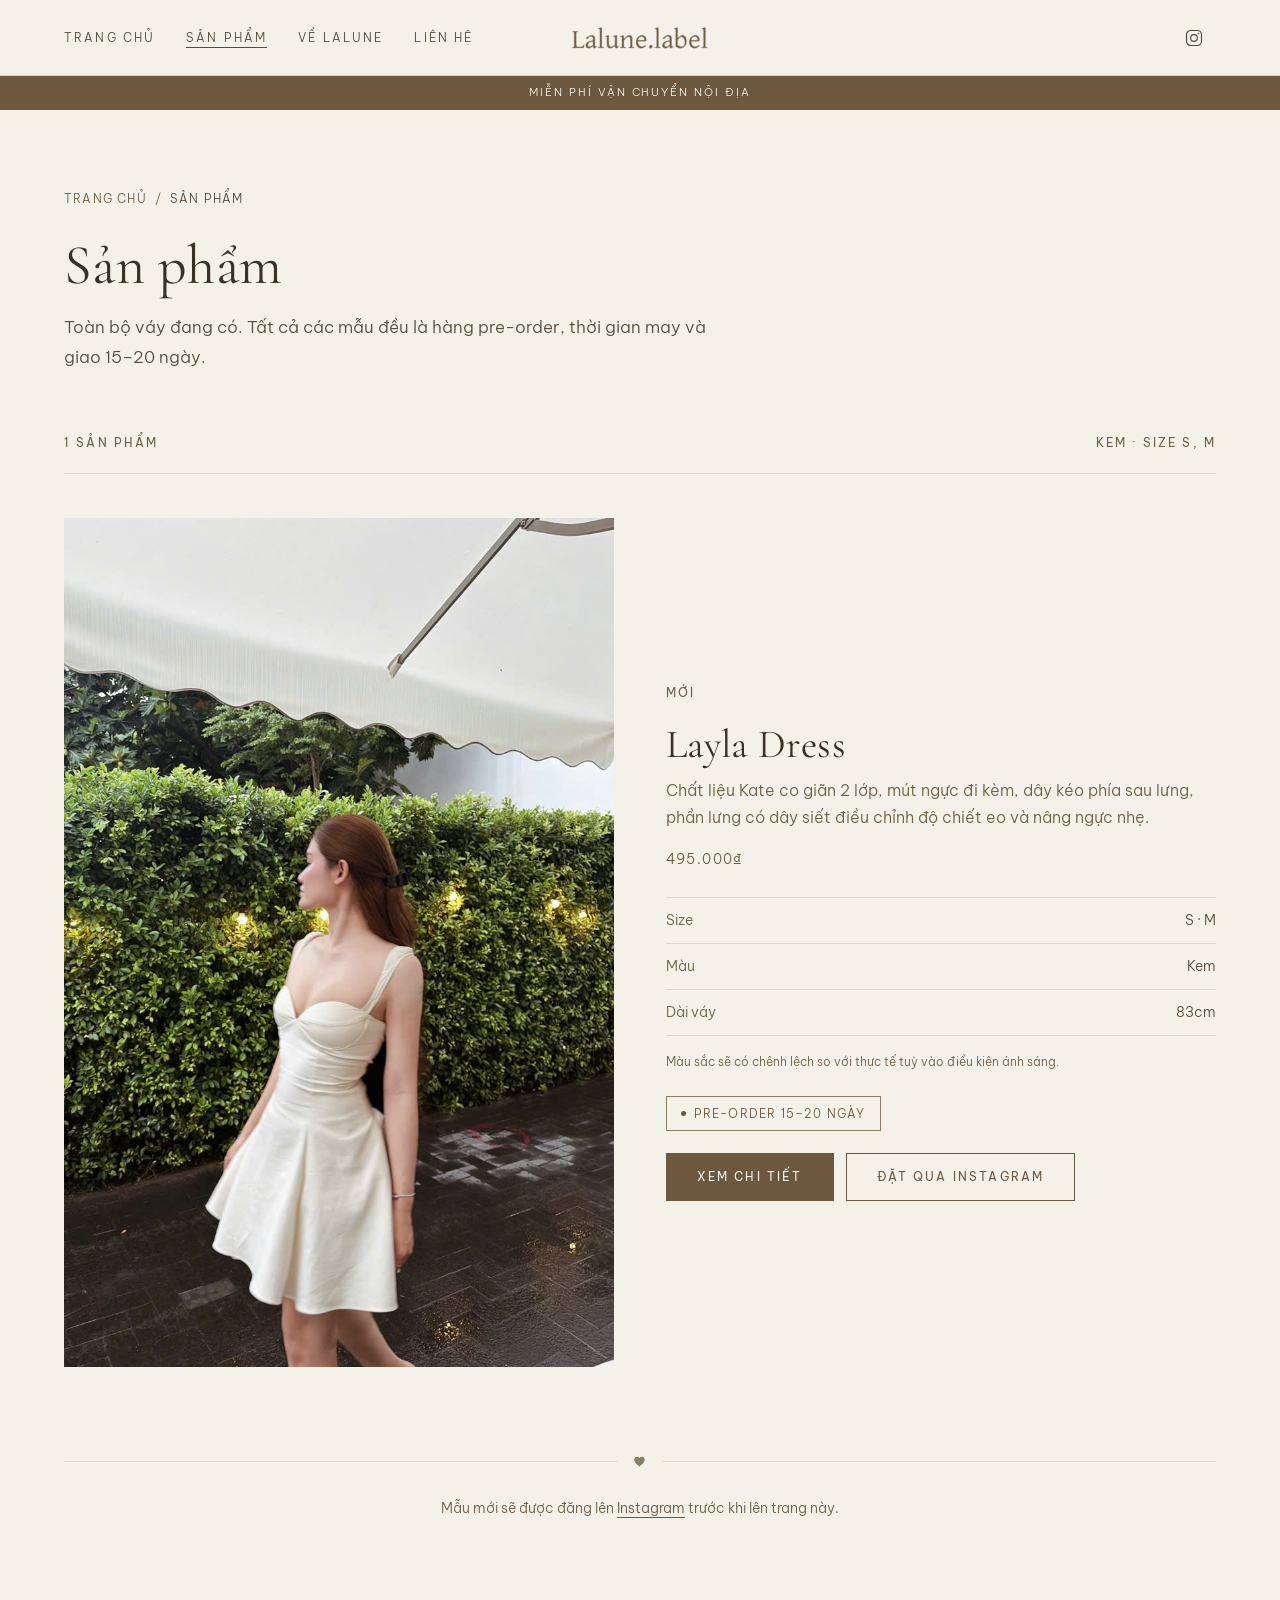
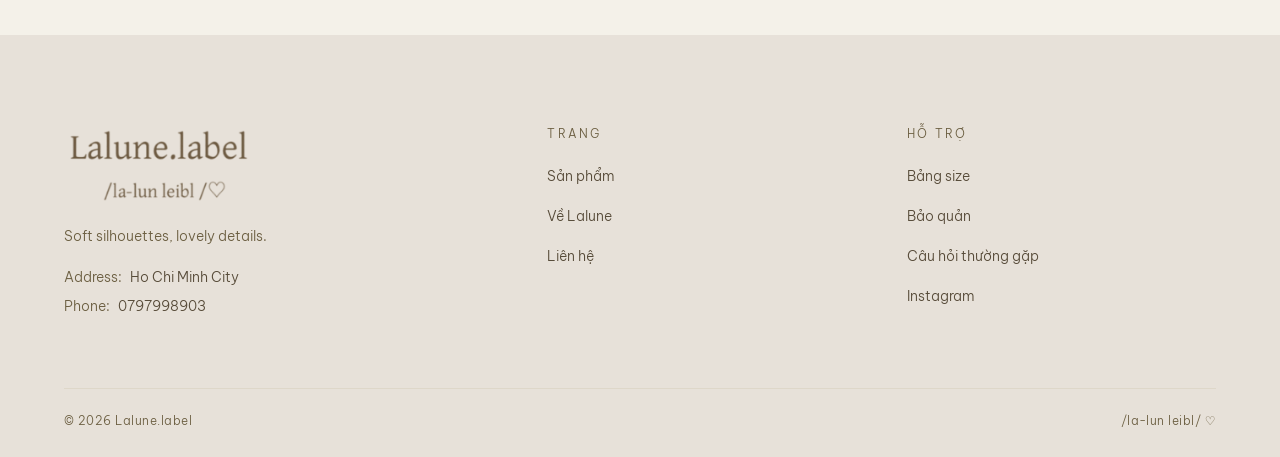
<file: shop.html>
<!DOCTYPE html>
<html lang="vi">
<head>
<meta charset="utf-8">
<meta name="viewport" content="width=device-width, initial-scale=1">
<title>Sản phẩm — Lalune.label</title>
<meta name="description" content="Toàn bộ váy đang có tại Lalune.label. Đặt hàng và hỏi giá trực tiếp qua Instagram @_lalune.label.">
<link rel="canonical" href="https://lalune-label.vercel.app/shop.html">

<meta property="og:type" content="website">
<meta property="og:site_name" content="Lalune.label">
<meta property="og:title" content="Sản phẩm — Lalune.label">
<meta property="og:description" content="Toàn bộ váy đang có tại Lalune.label.">
<meta property="og:image" content="https://lalune-label.vercel.app/assets/img/og-image.jpg">
<meta property="og:locale" content="vi_VN">
<meta name="twitter:card" content="summary_large_image">
<meta name="theme-color" content="#f4f1e9">

<link rel="icon" href="/favicon.ico" sizes="any">
<link rel="icon" href="assets/img/favicon.png" type="image/png">
<link rel="apple-touch-icon" href="assets/img/apple-touch-icon.png">

<link rel="preconnect" href="https://fonts.googleapis.com">
<link rel="preconnect" href="https://fonts.gstatic.com" crossorigin>
<link href="https://fonts.googleapis.com/css2?family=Be+Vietnam+Pro:wght@200;300;400;500&family=Cormorant+Garamond:ital,wght@0,300;0,400;0,500;1,300;1,400&display=swap" rel="stylesheet">
<link rel="stylesheet" href="assets/css/style.css">
</head>
<body>
<a class="skip-link" href="#main">Bỏ qua, tới nội dung chính</a>

<header class="header">
  <div class="header__bar">
    <nav class="header__nav" aria-label="Điều hướng chính">
      <a class="nav-link" href="index.html">Trang chủ</a>
      <a class="nav-link" href="shop.html">Sản phẩm</a>
      <a class="nav-link" href="about.html">Về Lalune</a>
      <a class="nav-link" href="contact.html">Liên hệ</a>
    </nav>
    <button type="button" class="icon-btn header__burger" aria-label="Mở menu điều hướng" aria-expanded="false" aria-controls="nav-drawer">
      <svg width="22" height="22" viewBox="0 0 24 24" fill="none" stroke="currentColor" stroke-width="1.4" stroke-linecap="round" aria-hidden="true"><path d="M3 6h18M3 12h18M3 18h18"/></svg>
    </button>
    <a class="header__logo-link" href="index.html" aria-label="Lalune.label — về trang chủ">
      <img class="header__logo" src="assets/img/logo-wordmark.webp" alt="Lalune.label" width="900" height="195">
    </a>
    <div class="header__actions">
      <a class="icon-btn" href="https://www.instagram.com/_lalune.label/" target="_blank" rel="noopener noreferrer" aria-label="Instagram của Lalune.label (mở trong tab mới)">
        <svg width="20" height="20" viewBox="0 0 24 24" fill="none" stroke="currentColor" stroke-width="1.4" stroke-linecap="round" stroke-linejoin="round" aria-hidden="true"><rect x="3" y="3" width="18" height="18" rx="5"/><circle cx="12" cy="12" r="4"/><circle cx="17.4" cy="6.6" r="1" fill="currentColor" stroke="none"/></svg>
      </a>
    </div>
  </div>
</header>

<div class="topbar"><span class="topbar__msg">Miễn phí vận chuyển nội địa</span></div>

<div class="drawer" id="nav-drawer" role="dialog" aria-modal="true" aria-label="Menu điều hướng">
  <button type="button" class="icon-btn drawer__close" aria-label="Đóng menu">
    <svg width="22" height="22" viewBox="0 0 24 24" fill="none" stroke="currentColor" stroke-width="1.4" stroke-linecap="round" aria-hidden="true"><path d="M6 6l12 12M18 6L6 18"/></svg>
  </button>
  <div class="drawer__inner">
    <a class="drawer__link" href="index.html">Trang chủ</a>
    <a class="drawer__link" href="shop.html">Sản phẩm</a>
    <a class="drawer__link" href="about.html">Về Lalune</a>
    <a class="drawer__link" href="contact.html">Liên hệ</a>
    <p class="drawer__foot">
      <svg width="18" height="18" viewBox="0 0 24 24" fill="none" stroke="currentColor" stroke-width="1.4" stroke-linecap="round" stroke-linejoin="round" aria-hidden="true"><rect x="3" y="3" width="18" height="18" rx="5"/><circle cx="12" cy="12" r="4"/><circle cx="17.4" cy="6.6" r="1" fill="currentColor" stroke="none"/></svg>
      <a href="https://www.instagram.com/_lalune.label/" target="_blank" rel="noopener noreferrer">@_lalune.label</a>
    </p>
  </div>
</div>

<main id="main">

  <section class="page-head">
    <div class="wrap">
      <ol class="crumbs">
        <li><a href="index.html">Trang chủ</a></li>
        <li aria-hidden="true">/</li>
        <li aria-current="page">Sản phẩm</li>
      </ol>
      <h1 class="page-head__title">Sản phẩm</h1>
      <p class="lede">Toàn bộ váy đang có. Tất cả các mẫu đều là hàng pre-order, thời gian may và giao 15–20 ngày.</p>
    </div>
  </section>

  <section style="padding-bottom:var(--section)">
    <div class="wrap">
      <div style="display:flex;flex-wrap:wrap;gap:12px 24px;align-items:center;justify-content:space-between;padding-bottom:20px;border-bottom:1px solid var(--line-soft);margin-bottom:clamp(28px,4vw,44px)">
        <p class="eyebrow" style="margin:0" data-product-count>Đang tải…</p>
        <p class="eyebrow" style="margin:0">Kem · Size S, M</p>
      </div>

      <ul class="product-grid" data-product-grid></ul>

      <div class="heart-rule" style="margin-top:clamp(56px,7vw,88px)">
        <svg width="14" height="14" viewBox="0 0 24 24" fill="currentColor" aria-hidden="true"><path d="M12 20.7l-1.5-1.35C5.4 14.77 2 11.7 2 7.95 2 5.2 4.2 3 6.9 3c1.6 0 3.1.74 4.1 1.93A5.4 5.4 0 0 1 15.1 3C17.8 3 20 5.2 20 7.95c0 3.75-3.4 6.82-8.5 11.4z"/></svg>
      </div>

      <p style="text-align:center;margin-top:28px;color:var(--muted);font-size:var(--fs-sm)">
        Mẫu mới sẽ được đăng lên
        <a href="https://www.instagram.com/_lalune.label/" target="_blank" rel="noopener noreferrer" style="color:var(--brand);text-decoration:underline;text-underline-offset:4px">Instagram</a>
        trước khi lên trang này.
      </p>
    </div>
  </section>

</main>

<footer class="footer">
  <div class="wrap">
    <div class="footer__top">
      <div class="footer__brand">
        <img class="footer__logo" src="assets/img/logo-lockup-text.webp" alt="Lalune.label — /la-lun leibl/" width="900" height="390" loading="lazy" decoding="async">
        <p class="footer__tagline">Soft silhouettes, lovely details.</p>
        <ul class="footer__contact">
          <li><span class="label">Address:</span><span>Ho Chi Minh City</span></li>
          <li><span class="label">Phone:</span><a href="tel:+84797998903">0797998903</a></li>
        </ul>
      </div>
      <nav aria-label="Liên kết trang">
        <p class="footer__col-title">Trang</p>
        <ul class="footer__list">
          <li><a href="shop.html">Sản phẩm</a></li>
          <li><a href="about.html">Về Lalune</a></li>
          <li><a href="contact.html">Liên hệ</a></li>
        </ul>
      </nav>
      <nav aria-label="Hỗ trợ khách hàng">
        <p class="footer__col-title">Hỗ trợ</p>
        <ul class="footer__list">
          <li><a href="product.html?id=layla-dress#size">Bảng size</a></li>
          <li><a href="product.html?id=layla-dress#care">Bảo quản</a></li>
          <li><a href="contact.html#faq">Câu hỏi thường gặp</a></li>
          <li><a href="https://www.instagram.com/_lalune.label/" target="_blank" rel="noopener noreferrer">Instagram</a></li>
        </ul>
      </nav>
    </div>
    <div class="footer__bottom">
      <span>© <span data-year>2026</span> Lalune.label</span>
      <span>/la-lun leibl/ ♡</span>
    </div>
  </div>
</footer>

<script src="assets/js/products.js" defer></script>
<script src="assets/js/app.js" defer></script>
</body>
</html>
</file>
<file: assets/css/style.css>
/* ==========================================================================
   Lalune.label — /la-lun leibl/
   Bảng màu lấy trực tiếp từ ảnh logo gốc và hai tấm note của shop.
   ========================================================================== */

/* --- 1. Token --------------------------------------------------------- */
:root {
  /* Bề mặt */
  --paper:     #f4f1e9;   /* nền trang */
  --paper-alt: #ebe7dd;   /* giấy note */
  --sheet:     #e7e1d9;   /* đúng màu nền tấm logo, để logo hoà vào nền */
  --sand:      #ded6c8;
  --line:      #cdc3b2;   /* vạch trang trí, không mang thông tin */
  --line-soft: #ded7c9;
  --line-ctrl: #8c7d66;   /* viền của thành phần bấm được — 3.6:1 trên --paper */

  /* Chữ — tỷ lệ tương phản ghi kèm là mức thấp nhất trong ba nền be */
  --ink:   #3a3124;       /* tiêu đề   — 11.3:1 */
  --body:  #574b39;       /* nội dung  —  6.5:1 */
  --muted: #6c5f42;       /* chữ phụ   —  4.8:1 */
  --brand: #6b583f;       /* màu nhấn duy nhất — 5.2:1 */
  --on-dark: #f4f1e9;

  /* Chữ in */
  --serif: "Cormorant Garamond", "Times New Roman", serif;
  --sans:  "Be Vietnam Pro", system-ui, -apple-system, "Segoe UI", sans-serif;

  --fs-xs:   0.75rem;
  --fs-sm:   0.875rem;
  --fs-base: 1rem;
  --fs-md:   1.0625rem;
  --fs-lg:   clamp(1.25rem, 1.6vw, 1.5rem);
  --fs-xl:   clamp(1.75rem, 3.2vw, 2.5rem);
  --fs-2xl:  clamp(2.25rem, 5vw, 3.5rem);
  --fs-3xl:  clamp(2.75rem, 7vw, 4.75rem);

  --track-wide: 0.18em;   /* nhãn in hoa */
  --track-mid:  0.1em;

  /* Khung cố định trên đầu: thanh thông báo + thanh điều hướng */
  --topbar-h: 34px;
  --header-h: 76px;
  --chrome-h: calc(var(--topbar-h) + var(--header-h));

  /* Nhịp */
  --gutter:  clamp(20px, 5vw, 64px);
  --section: clamp(72px, 9vw, 132px);
  --maxw:    1440px;

  /* Một hệ bán kính: vuông, đúng tinh thần thời trang biên tập */
  --r: 0px;

  /* Chuyển động — cường độ 4/10 */
  --t-fast: 180ms;
  --t-mid:  320ms;
  --t-slow: 620ms;
  --ease:   cubic-bezier(0.22, 0.61, 0.36, 1);
}

/* --- 2. Nền tảng ------------------------------------------------------ */
*, *::before, *::after { box-sizing: border-box; }

html {
  -webkit-text-size-adjust: 100%;
  scroll-behavior: smooth;
  scroll-padding-top: calc(var(--chrome-h) + 12px);
}

body {
  margin: 0;
  background: var(--paper);
  color: var(--body);
  font-family: var(--sans);
  font-size: var(--fs-base);
  font-weight: 300;
  line-height: 1.65;
  overflow-x: hidden;
  -webkit-font-smoothing: antialiased;
}

img { max-width: 100%; height: auto; display: block; }

h1, h2, h3, h4 {
  font-family: var(--serif);
  font-weight: 400;
  color: var(--ink);
  line-height: 1.16;
  margin: 0;
  letter-spacing: 0.005em;
}

p { margin: 0 0 1em; }
p:last-child { margin-bottom: 0; }

a { color: inherit; text-decoration: none; }

:focus-visible {
  outline: 2px solid var(--brand);
  outline-offset: 3px;
}

::selection { background: var(--sand); color: var(--ink); }

.skip-link {
  position: absolute;
  left: 50%;
  top: 0;
  transform: translate(-50%, -150%);
  z-index: 200;
  padding: 12px 24px;
  background: var(--brand);
  color: var(--on-dark);
  font-size: var(--fs-sm);
  letter-spacing: var(--track-mid);
}
.skip-link:focus { transform: translate(-50%, 0); }

.sr-only {
  position: absolute;
  width: 1px; height: 1px;
  padding: 0; margin: -1px;
  overflow: hidden;
  clip: rect(0 0 0 0);
  white-space: nowrap;
  border: 0;
}

/* --- 3. Khối dùng lại -------------------------------------------------- */
.wrap {
  width: 100%;
  max-width: var(--maxw);
  margin-inline: auto;
  padding-inline: var(--gutter);
}
.wrap--narrow { max-width: 860px; }

.section { padding-block: var(--section); }
.section--alt { background: var(--paper-alt); }
.section--sheet { background: var(--sheet); }

.eyebrow {
  font-size: var(--fs-xs);
  font-weight: 400;
  letter-spacing: var(--track-wide);
  text-transform: uppercase;
  color: var(--muted);
  margin: 0 0 18px;
}

.lede {
  font-size: var(--fs-md);
  line-height: 1.8;
  color: var(--body);
  max-width: 62ch;
}

.rule {
  width: 100%;
  height: 1px;
  border: 0;
  background: var(--line-soft);
  margin: 0;
}

/* Vạch ngăn kèm trái tim, lấy từ tấm bảng size của shop */
.heart-rule {
  display: flex;
  align-items: center;
  gap: 16px;
  color: var(--line);
}
.heart-rule::before,
.heart-rule::after {
  content: "";
  flex: 1;
  height: 1px;
  background: var(--line-soft);
}
.heart-rule svg { flex: none; color: var(--brand); opacity: 0.75; }

/* --- 4. Nút ------------------------------------------------------------ */
.btn {
  display: inline-flex;
  align-items: center;
  justify-content: center;
  gap: 10px;
  min-height: 48px;
  padding: 13px 30px;
  border: 1px solid var(--brand);
  border-radius: var(--r);
  background: var(--brand);
  color: var(--on-dark);
  font-family: var(--sans);
  font-size: var(--fs-xs);
  font-weight: 400;
  letter-spacing: var(--track-wide);
  text-transform: uppercase;
  text-align: center;
  cursor: pointer;
  transition: background var(--t-mid) var(--ease),
              color var(--t-mid) var(--ease),
              transform var(--t-fast) var(--ease);
}
.btn:hover { background: #55462f; border-color: #55462f; }
.btn:active { transform: translateY(1px); }

.btn--ghost {
  background: transparent;
  color: var(--brand);
}
.btn--ghost:hover { background: var(--brand); color: var(--on-dark); }

.btn--light {
  background: transparent;
  border-color: rgba(244, 241, 233, 0.75);
  color: var(--on-dark);
}
.btn--light:hover { background: var(--on-dark); border-color: var(--on-dark); color: var(--ink); }

.btn--wide { width: 100%; }

/* Liên kết chữ có gạch chân chạy */
.link-underline {
  display: inline-flex;
  align-items: center;
  gap: 10px;
  min-height: 24px;
  font-size: var(--fs-xs);
  letter-spacing: var(--track-wide);
  text-transform: uppercase;
  color: var(--brand);
  position: relative;
}
.link-underline::after {
  content: "";
  position: absolute;
  left: 0; right: 0; bottom: -4px;
  height: 1px;
  background: currentColor;
  transform: scaleX(0);
  transform-origin: left;
  transition: transform var(--t-mid) var(--ease);
}
.link-underline:hover::after { transform: scaleX(1); }
.link-underline svg { transition: transform var(--t-mid) var(--ease); }
.link-underline:hover svg { transform: translateX(5px); }

/* --- 5. Header --------------------------------------------------------- */
/* Thanh thông báo nằm ngay dưới thanh điều hướng */
.topbar {
  position: fixed;
  top: var(--header-h);
  left: 0;
  right: 0;
  z-index: 99;
  height: var(--topbar-h);
  display: flex;
  align-items: center;
  justify-content: center;
  padding-inline: 12px;
  background: var(--brand);
  color: var(--on-dark);
  font-size: 0.6875rem;
  letter-spacing: var(--track-wide);
  text-transform: uppercase;
  text-align: center;
  line-height: 1.2;
  overflow: hidden;
}
/* Hai câu thông báo đổi nhau bằng fade; JS dừng khi trỏ vào hoặc tab bị ẩn */
.topbar__msg {
  display: block;
  transition: opacity var(--t-mid) var(--ease), transform var(--t-mid) var(--ease);
}
.topbar__msg.is-out { opacity: 0; transform: translateY(-5px); }

.header {
  position: fixed;
  top: 0;
  left: 0;
  right: 0;
  z-index: 100;
  height: var(--header-h);
  display: flex;
  align-items: center;
  background: var(--paper);
  border-bottom: 1px solid var(--line-soft);
  transition: background var(--t-mid) var(--ease),
              border-color var(--t-mid) var(--ease);
}

.header__bar {
  width: 100%;
  max-width: var(--maxw);
  margin-inline: auto;
  padding-inline: var(--gutter);
  display: grid;
  grid-template-columns: 1fr auto 1fr;
  align-items: center;
  gap: 16px;
  color: var(--body);
}

.header__nav { display: flex; align-items: center; gap: clamp(18px, 2.4vw, 38px); }

.nav-link {
  display: inline-flex;
  align-items: center;
  min-height: 44px;
  font-size: var(--fs-xs);
  letter-spacing: var(--track-wide);
  text-transform: uppercase;
  color: inherit;
  position: relative;
  white-space: nowrap;
}
.nav-link::after {
  content: "";
  position: absolute;
  left: 0; right: 0; bottom: 12px;
  height: 1px;
  background: currentColor;
  transform: scaleX(0);
  transform-origin: left;
  transition: transform var(--t-mid) var(--ease);
}
.nav-link:hover::after,
.nav-link[aria-current="page"]::after { transform: scaleX(1); }

.header__logo-link {
  display: block;
  justify-self: center;
  padding: 8px 4px;
}
.header__logo { width: clamp(108px, 13vw, 146px); transition: filter var(--t-mid) var(--ease); }

.header__actions {
  display: flex;
  align-items: center;
  justify-content: flex-end;
  gap: 4px;
}

.icon-btn {
  display: inline-flex;
  align-items: center;
  justify-content: center;
  width: 44px; height: 44px;
  padding: 0;
  border: 0;
  border-radius: var(--r);
  background: none;
  color: inherit;
  cursor: pointer;
  transition: opacity var(--t-fast) var(--ease);
}
.icon-btn:hover { opacity: 0.6; }

.header__burger { display: none; }

/* Ngăn kéo điều hướng trên mobile */
.drawer {
  position: fixed;
  inset: 0;
  z-index: 110;
  display: grid;
  grid-template-rows: 1fr;
  background: var(--paper);
  transform: translateY(-100%);
  visibility: hidden;
  transition: transform var(--t-slow) var(--ease), visibility var(--t-slow);
}
.drawer.is-open { transform: translateY(0); visibility: visible; }

.drawer__inner {
  display: flex;
  flex-direction: column;
  justify-content: center;
  gap: 4px;
  padding: calc(var(--chrome-h) + 28px) var(--gutter) 48px;
  overflow-y: auto;
}
.drawer__link {
  display: flex;
  align-items: center;
  min-height: 56px;
  padding-block: 8px;
  border-bottom: 1px solid var(--line-soft);
  font-family: var(--serif);
  font-size: 1.75rem;
  color: var(--ink);
}
.drawer__link:hover { color: var(--brand); }
.drawer__foot {
  margin-top: 32px;
  display: flex;
  align-items: center;
  gap: 12px;
  font-size: var(--fs-sm);
  color: var(--muted);
}
.drawer__close {
  position: absolute;
  top: 14px; right: var(--gutter);
  color: var(--ink);
}

body.is-locked { overflow: hidden; }

/* --- 6. Hero ------------------------------------------------------------
   Hero chia đôi thay vì ảnh tràn màn: ảnh gốc chỉ 830x1280 (ảnh điện thoại),
   tràn màn phải phóng 2,3x nên vỡ. Ở cột phải rộng ~48% thì chỉ phóng ~1,1x.
   ------------------------------------------------------------------------ */
.hero {
  margin-top: var(--chrome-h);         /* chừa thanh thông báo + header */
  display: grid;
  grid-template-columns: 1fr;
  background: var(--paper);
}
@media (min-width: 900px) {
  .hero {
    grid-template-columns: minmax(0, 1.08fr) minmax(0, 1fr);
    min-height: calc(100svh - var(--chrome-h));
  }
}

.hero__text {
  display: flex;
  flex-direction: column;
  justify-content: center;
  padding-block: clamp(44px, 7vw, 104px);
  /* Lề trái thẳng hàng với container của cả trang, kể cả trên màn siêu rộng */
  padding-inline: max(var(--gutter), calc((100vw - var(--maxw)) / 2 + var(--gutter)))
                  clamp(20px, 4vw, 72px);
}

/* Ảnh phải nằm tuyệt đối: để nguyên trong luồng thì height:100% rơi về auto và
   chiều cao thật của ảnh (1386px) sẽ kéo cả hero dài ra. */
.hero__media { position: relative; background: var(--sand); overflow: hidden; }
.hero__media img {
  position: absolute;
  inset: 0;
  width: 100%;
  height: 100%;
  object-fit: cover;
  object-position: 50% 64%;   /* kéo khung nhìn xuống cho người mẫu vào giữa */
}
/* Màn hẹp: ảnh lên trước, cắt theo tỷ lệ dọc vừa phải rồi mới đến chữ */
@media (max-width: 899px) {
  /* width:100% là bắt buộc: aspect-ratio đi cùng max-height sẽ làm ô grid tự co
     bề ngang lại để giữ tỷ lệ, chừa một mảng nền trống bên phải khi màn thấp. */
  .hero__media { order: -1; width: 100%; aspect-ratio: 4 / 5; max-height: 74svh; }
}

.hero__eyebrow {
  font-size: var(--fs-xs);
  letter-spacing: var(--track-wide);
  text-transform: uppercase;
  color: var(--muted);
  margin: 0 0 20px;
}
.hero__title {
  font-size: clamp(2.5rem, 4.6vw, 4.125rem);
  color: var(--ink);
  font-weight: 300;
  max-width: 15ch;
  margin-bottom: 22px;
}
.hero__sub {
  font-size: var(--fs-md);
  line-height: 1.8;
  color: var(--body);
  max-width: 42ch;
  margin-bottom: 34px;
}
.hero__actions { display: flex; flex-wrap: wrap; gap: 12px; }

/* --- 7. Bảng thương hiệu (4 cột như trang tham khảo) ------------------- */
.brand-panel { display: grid; grid-template-columns: 1fr; gap: clamp(40px, 5vw, 72px); }
@media (min-width: 900px) {
  .brand-panel { grid-template-columns: minmax(0, 0.9fr) minmax(0, 1.25fr) minmax(0, 0.85fr); align-items: start; }
}
.brand-panel__figure { position: relative; }
.brand-panel__figure img { width: 100%; aspect-ratio: 3 / 4; object-fit: cover; }

.brand-panel__body { text-align: center; }
/* Ảnh logo mang sẵn nền be của tấm gốc, nên chỉ đặt trên .section--sheet
   (cùng đúng màu #e7e1d9) thì viền mới tan hết vào nền. */
.brand-panel__mark {
  width: clamp(150px, 20vw, 216px);
  margin: 0 auto 6px;
}
.brand-panel__name { font-size: var(--fs-xl); margin-bottom: 4px; }
.brand-panel__phonetic {
  font-family: var(--serif);
  font-size: var(--fs-lg);
  font-style: italic;
  color: var(--muted);
  margin-bottom: 26px;
}
.brand-panel__text { margin-inline: auto; }

.linklist { list-style: none; margin: 0; padding: 0; }
.linklist__title {
  font-size: var(--fs-xs);
  letter-spacing: var(--track-wide);
  text-transform: uppercase;
  color: var(--muted);
  margin: 0 0 14px;
}
.linklist a {
  display: flex;
  align-items: center;
  min-height: 44px;
  font-size: var(--fs-sm);
  color: var(--body);
  border-bottom: 1px solid var(--line-soft);
  transition: color var(--t-fast) var(--ease), padding-left var(--t-mid) var(--ease);
}
.linklist a:hover { color: var(--brand); padding-left: 8px; }

/* --- 8. Đầu trang phụ -------------------------------------------------- */
.page-head { padding-block: calc(var(--chrome-h) + clamp(40px, 6vw, 84px)) clamp(36px, 5vw, 60px); }
.page-head__title { font-size: var(--fs-2xl); margin-bottom: 14px; }
/* Dòng định vị thương hiệu dưới tên, để nghiêng theo yêu cầu của shop */
.page-head__tagline {
  font-family: var(--serif);
  font-size: var(--fs-lg);
  font-style: italic;
  color: var(--muted);
  margin: 0;
}

/* Đoạn giới thiệu song ngữ ở trang Về Lalune */
.story { max-width: 56ch; }
.story p {
  font-size: var(--fs-md);
  line-height: 1.85;
  color: var(--body);
  margin-bottom: 1.15em;
}
.story p:last-child { margin-bottom: 0; }

.crumbs {
  display: flex;
  flex-wrap: wrap;
  align-items: center;
  gap: 8px;
  font-size: var(--fs-xs);
  letter-spacing: var(--track-mid);
  text-transform: uppercase;
  color: var(--muted);
  margin: 0 0 22px;
  padding: 0;
  list-style: none;
}
.crumbs a { display: inline-flex; align-items: center; min-height: 24px; }
.crumbs a:hover { color: var(--brand); text-decoration: underline; text-underline-offset: 3px; }
.crumbs li[aria-current] { color: var(--body); }

/* --- 9. Lưới & thẻ sản phẩm -------------------------------------------- */
.product-grid {
  display: grid;
  grid-template-columns: repeat(auto-fill, minmax(min(100%, 268px), 1fr));
  gap: clamp(24px, 3vw, 40px) clamp(16px, 2vw, 28px);
  list-style: none;
  margin: 0;
  padding: 0;
}

/* Khi mới có một mẫu, lưới 4 cột để lại một thẻ lẻ loi trông như lỗi.
   Trường hợp đó dựng thành khối giới thiệu lớn; từ hai mẫu trở lên tự quay về lưới. */
.feature-wrap { list-style: none; margin: 0; padding: 0; }
.feature {
  display: grid;
  gap: clamp(24px, 4vw, 56px);
  align-items: center;
}
@media (min-width: 820px) {
  .feature { grid-template-columns: minmax(0, 1fr) minmax(0, 1fr); }
}
/* Không ép tỷ lệ: chiều cao chạy theo ảnh thật nên thấy trọn chiếc váy */
.feature__media {
  position: relative;
  display: block;
  overflow: hidden;
  background: var(--paper-alt);
}
.feature__media img {
  width: 100%; height: auto;
  transition: transform var(--t-slow) var(--ease), opacity var(--t-mid) var(--ease);
}
.feature__media img + img {
  position: absolute; inset: 0;
  height: 100%;
  object-fit: cover;
  opacity: 0;
}
.feature:hover .feature__media img + img { opacity: 1; }
.feature:hover .feature__media img { transform: scale(1.03); }
.feature__name { font-size: var(--fs-xl); margin-bottom: 10px; }
.feature__meta { color: var(--muted); margin-bottom: 18px; }
.feature__price {
  font-size: var(--fs-sm);
  letter-spacing: var(--track-mid);
  text-transform: uppercase;
  color: var(--brand);
  margin-bottom: 26px;
}
.feature__specs {
  list-style: none;
  margin: 0 0 16px;
  padding: 0;
  border-top: 1px solid var(--line-soft);
  font-size: var(--fs-sm);
}
.feature__specs li {
  display: flex;
  gap: 16px;
  justify-content: space-between;
  padding: 11px 0;
  border-bottom: 1px solid var(--line-soft);
}
.feature__specs dt, .feature__specs span:first-child { color: var(--muted); }
.feature__actions { display: flex; flex-wrap: wrap; gap: 12px; }
/* Ghi chú về màu đứng thành dòng riêng: nhét vào ô bảng thì chật và lệch */
.feature__note {
  font-size: var(--fs-xs);
  line-height: 1.6;
  color: var(--muted);
  margin: 0 0 24px;
}

/* Nhãn thời gian đặt trước — thông tin khách cần biết trước khi chốt đơn */
.preorder {
  display: inline-flex;
  align-items: center;
  gap: 8px;
  padding: 7px 14px;
  border: 1px solid var(--line-ctrl);
  font-size: var(--fs-xs);
  letter-spacing: var(--track-mid);
  text-transform: uppercase;
  color: var(--brand);
}
.preorder::before {
  content: "";
  width: 5px; height: 5px;
  border-radius: 50%;
  background: currentColor;
}

.card { display: flex; flex-direction: column; height: 100%; }
/* Khung cố định để các thẻ thẳng hàng, nhưng contain nên ảnh không bị cắt */
.card__media {
  position: relative;
  display: block;
  overflow: hidden;
  background: var(--paper-alt);
  aspect-ratio: 3 / 4;
}
.card__media img {
  width: 100%; height: 100%;
  object-fit: contain;
  transition: transform var(--t-slow) var(--ease), opacity var(--t-mid) var(--ease);
}
.card__media img + img { position: absolute; inset: 0; opacity: 0; }
.card:hover .card__media img + img { opacity: 1; }
.card:hover .card__media img { transform: scale(1.035); }

.card__tag {
  position: absolute;
  top: 12px; left: 12px;
  padding: 5px 11px;
  background: var(--paper);
  color: var(--brand);
  font-size: var(--fs-xs);
  letter-spacing: var(--track-mid);
  text-transform: uppercase;
}
.card__body { padding-top: 16px; display: flex; flex-direction: column; gap: 5px; flex: 1; }
.card__name { font-family: var(--serif); font-size: 1.3rem; color: var(--ink); }
.card__name a::after { content: ""; position: absolute; inset: 0; }
.card__meta { font-size: var(--fs-sm); color: var(--muted); }
.card__price { font-size: var(--fs-sm); color: var(--brand); letter-spacing: var(--track-mid); margin-top: auto; padding-top: 6px; }
.card { position: relative; }

/* --- 10. Trang chi tiết ------------------------------------------------ */
.pdp { display: grid; gap: clamp(32px, 4vw, 64px); align-items: start; }
@media (min-width: 900px) { .pdp { grid-template-columns: minmax(0, 1.15fr) minmax(0, 1fr); } }

.gallery { display: grid; gap: 14px; }
@media (min-width: 620px) { .gallery { grid-template-columns: 84px minmax(0, 1fr); } }

.gallery__thumbs {
  display: flex;
  gap: 10px;
  overflow-x: auto;
  list-style: none;
  margin: 0; padding: 0;
  scrollbar-width: thin;
}
/* Màn hình hẹp: ảnh chính lên trước, dải ảnh nhỏ nằm dưới */
.gallery__stage { order: -1; }
@media (min-width: 620px) {
  .gallery__stage { order: 0; }
  .gallery__thumbs { flex-direction: column; overflow: visible; order: -1; }
}
.gallery__thumb {
  flex: none;
  width: 72px;
  padding: 0;
  border: 1px solid transparent;
  border-radius: var(--r);
  background: none;
  cursor: pointer;
  transition: border-color var(--t-fast) var(--ease), opacity var(--t-fast) var(--ease);
  opacity: 0.78;
}
.gallery__thumb img { aspect-ratio: 3 / 4; object-fit: cover; width: 100%; }
.gallery__thumb:hover { opacity: 0.85; }
.gallery__thumb[aria-selected="true"] { border-color: var(--brand); opacity: 1; }

/* Khung cố định để không nhảy khi đổi ảnh, contain để thấy trọn chiếc váy */
.gallery__stage { position: relative; background: var(--paper-alt); aspect-ratio: 3 / 4; overflow: hidden; }
.gallery__stage img { width: 100%; height: 100%; object-fit: contain; }
.gallery__stage img.is-swapping { opacity: 0; }
.gallery__stage img { transition: opacity var(--t-mid) var(--ease); }

.pdp__title { font-size: var(--fs-xl); margin-bottom: 8px; }
.pdp__phonetic { font-family: var(--serif); font-style: italic; color: var(--muted); margin-bottom: 22px; }
.pdp__price {
  font-size: var(--fs-md);
  color: var(--brand);
  letter-spacing: var(--track-mid);
  margin-bottom: 4px;
}
.pdp__price-note { font-size: var(--fs-sm); color: var(--muted); margin-bottom: 26px; }
.pdp__desc { margin-bottom: 28px; }

.field { margin-bottom: 26px; }
.field__label {
  display: block;
  font-size: var(--fs-xs);
  letter-spacing: var(--track-wide);
  text-transform: uppercase;
  color: var(--muted);
  margin-bottom: 10px;
}
.size-picker { display: flex; flex-wrap: wrap; gap: 10px; }
.size-picker input { position: absolute; opacity: 0; width: 1px; height: 1px; }
.size-picker label {
  display: inline-flex;
  align-items: center;
  justify-content: center;
  min-width: 60px;
  min-height: 46px;
  padding: 0 18px;
  border: 1px solid var(--line-ctrl);
  border-radius: var(--r);
  font-size: var(--fs-sm);
  letter-spacing: var(--track-mid);
  color: var(--body);
  cursor: pointer;
  transition: border-color var(--t-fast) var(--ease),
              background var(--t-fast) var(--ease),
              color var(--t-fast) var(--ease);
}
.size-picker label:hover { border-color: var(--brand); }
.size-picker input:checked + label { background: var(--brand); border-color: var(--brand); color: var(--on-dark); }
.size-picker input:focus-visible + label { outline: 2px solid var(--brand); outline-offset: 3px; }

.field__hint { font-size: var(--fs-sm); color: var(--muted); margin-top: 10px; }

.pdp__actions { display: grid; gap: 12px; margin-bottom: 14px; }
.pdp__note { font-size: var(--fs-sm); color: var(--muted); }

/* Accordion */
.accordion { border-top: 1px solid var(--line-soft); margin-top: 34px; }
.accordion__item { border-bottom: 1px solid var(--line-soft); }
.accordion__btn {
  display: flex;
  align-items: center;
  justify-content: space-between;
  gap: 16px;
  width: 100%;
  min-height: 60px;
  padding: 16px 0;
  border: 0;
  background: none;
  color: var(--ink);
  font-family: var(--sans);
  font-size: var(--fs-xs);
  font-weight: 400;
  letter-spacing: var(--track-wide);
  text-transform: uppercase;
  text-align: left;
  cursor: pointer;
}
.accordion__btn:hover { color: var(--brand); }
.accordion__btn svg { flex: none; transition: transform var(--t-mid) var(--ease); }
.accordion__btn[aria-expanded="true"] svg { transform: rotate(45deg); }
.accordion__panel { display: grid; grid-template-rows: 0fr; transition: grid-template-rows var(--t-mid) var(--ease); }
.accordion__panel[data-open="true"] { grid-template-rows: 1fr; }
.accordion__panel > div { overflow: hidden; }
.accordion__panel > div > * { margin-top: 0; }
.accordion__panel-inner { padding-bottom: 24px; font-size: var(--fs-sm); line-height: 1.8; }

/* Bảng size */
.table-scroll { overflow-x: auto; margin-bottom: 16px; }
.size-table {
  width: 100%;
  min-width: 420px;
  border-collapse: collapse;
  font-size: var(--fs-sm);
  font-variant-numeric: tabular-nums;
}
.size-table caption {
  text-align: left;
  font-size: var(--fs-xs);
  letter-spacing: var(--track-wide);
  text-transform: uppercase;
  color: var(--muted);
  padding-bottom: 12px;
}
.size-table th, .size-table td { padding: 12px 14px; text-align: left; }
.size-table thead th {
  font-weight: 400;
  font-size: var(--fs-xs);
  letter-spacing: var(--track-mid);
  text-transform: uppercase;
  color: var(--muted);
  border-bottom: 1px solid var(--line);
}
.size-table tbody th { font-weight: 500; color: var(--ink); }
.size-table tbody tr + tr td,
.size-table tbody tr + tr th { border-top: 1px solid var(--line-soft); }

.care-list { margin: 0; padding-left: 1.1em; }
.care-list li { margin-bottom: 7px; }
.care-list li::marker { color: var(--line); }

/* --- 11. Băng ảnh lớn -------------------------------------------------- */
.banner {
  position: relative;
  min-height: clamp(400px, 62vh, 620px);
  display: grid;
  place-items: center;
  isolation: isolate;
  background: var(--sand);
  overflow: hidden;
}
.banner__media { position: absolute; inset: 0; z-index: -2; }
.banner__media img { width: 100%; height: 100%; object-fit: cover; object-position: 50% 28%; }
.banner::after {
  content: "";
  position: absolute;
  inset: 0;
  z-index: -1;
  background: rgba(46, 38, 27, 0.4);
}
.banner__inner { text-align: center; padding: clamp(48px, 8vw, 88px) var(--gutter); color: var(--on-dark); }
.banner__title {
  font-size: var(--fs-2xl);
  color: var(--on-dark);
  font-weight: 300;
  font-style: italic;
  margin-bottom: 14px;
  text-shadow: 0 1px 22px rgba(40, 33, 22, 0.35);
}
.banner__text {
  color: rgba(244, 241, 233, 0.92);
  max-width: 46ch;
  margin: 0 auto 30px;
  text-shadow: 0 1px 16px rgba(40, 33, 22, 0.35);
}

/* --- 12. Hai tấm note của shop ----------------------------------------- */
.notes { display: grid; gap: clamp(28px, 4vw, 52px); }
@media (min-width: 820px) { .notes { grid-template-columns: 1fr 1fr; } }
.note-card { display: flex; flex-direction: column; gap: 18px; }
/* Hai tấm note có tỷ lệ khác nhau (bảng size nằm ngang, thẻ bảo quản nằm dọc).
   Đóng cả hai vào khung vuông để chú thích bên dưới thẳng hàng nhau. */
.note-card__frame {
  display: grid;
  place-items: center;
  aspect-ratio: 1 / 1;
  background: var(--paper-alt);
  border: 1px solid var(--line-soft);
  padding: clamp(14px, 2vw, 26px);
}
.note-card__frame img {
  max-width: 100%;
  max-height: 100%;
  width: auto;
  object-fit: contain;
}
/* Khung giữ nguyên tỷ lệ ảnh, dùng cho tấm thiệp ở trang Về Lalune */
.note-card__frame--free { aspect-ratio: auto; }
.note-card__frame--free img { width: 100%; max-height: none; }

/* Khối liên hệ dùng cùng khung giấy nhưng chứa chữ, nên không ép tỷ lệ vuông */
.contact-card {
  display: flex;
  flex-direction: column;
  justify-content: center;
  gap: 14px;
  background: var(--paper-alt);
  border: 1px solid var(--line-soft);
  padding: clamp(22px, 3vw, 36px);
}

.note-card__title { font-size: var(--fs-lg); }
.note-card__text { font-size: var(--fs-sm); color: var(--muted); }

/* Hai ảnh chi tiết dưới trang sản phẩm: cắt về cùng tỷ lệ để chú thích thẳng hàng */
.pdp-figure { margin: 0; }
.pdp-figure img {
  width: 100%;
  aspect-ratio: 4 / 5;
  object-fit: contain;
  background: var(--paper-alt);
}
.pdp-figure figcaption { margin-top: 14px; font-size: var(--fs-sm); color: var(--muted); }

/* --- 13. Khối Instagram ------------------------------------------------ */
.ig { text-align: center; }
.ig__mark { width: clamp(120px, 16vw, 168px); margin: 0 auto 8px; }
.ig__handle {
  font-family: var(--serif);
  font-size: var(--fs-xl);
  color: var(--ink);
  display: inline-flex;
  align-items: center;
  gap: 12px;
  margin-bottom: 12px;
}
.ig__text { margin: 0 auto 30px; max-width: 46ch; color: var(--muted); }

/* --- 14. FAQ ----------------------------------------------------------- */
.faq { border-top: 1px solid var(--line-soft); }

/* --- 15. Footer -------------------------------------------------------- */
.footer { background: var(--sheet); padding-block: clamp(56px, 7vw, 92px) 0; }
.footer__top {
  display: grid;
  gap: clamp(36px, 4vw, 56px);
  padding-bottom: clamp(44px, 5vw, 64px);
}
@media (min-width: 760px) { .footer__top { grid-template-columns: 1.4fr 1fr 1fr; } }

.footer__brand { max-width: 34ch; }
.footer__logo { width: 190px; margin-bottom: 18px; }
.footer__tagline { font-size: var(--fs-sm); color: var(--muted); margin-bottom: 18px; }

.footer__contact { list-style: none; margin: 0; padding: 0; font-size: var(--fs-sm); }
.footer__contact li { display: flex; gap: 8px; margin-bottom: 6px; color: var(--body); }
.footer__contact dt, .footer__contact .label { color: var(--muted); }
.footer__contact a:hover { color: var(--brand); text-decoration: underline; text-underline-offset: 4px; }


.footer__col-title {
  font-size: var(--fs-xs);
  letter-spacing: var(--track-wide);
  text-transform: uppercase;
  color: var(--muted);
  margin: 0 0 12px;
}
.footer__list { list-style: none; margin: 0; padding: 0; }
.footer__list a {
  display: inline-flex;
  align-items: center;
  min-height: 40px;
  font-size: var(--fs-sm);
  color: var(--body);
}
.footer__list a:hover { color: var(--brand); text-decoration: underline; text-underline-offset: 4px; }

.footer__bottom {
  border-top: 1px solid var(--line-soft);
  padding-block: 22px 26px;
  display: flex;
  flex-wrap: wrap;
  gap: 8px 20px;
  align-items: center;
  justify-content: space-between;
  font-size: var(--fs-xs);
  letter-spacing: 0.04em;
  color: var(--muted);
}

/* --- 16. Reveal khi cuộn (IntersectionObserver) ------------------------ */
[data-reveal] {
  opacity: 0;
  transform: translateY(18px);
  transition: opacity var(--t-slow) var(--ease), transform var(--t-slow) var(--ease);
}
[data-reveal].is-in { opacity: 1; transform: none; }

/* --- 17. Trang 404 ------------------------------------------------------ */
.notfound {
  min-height: 78svh;
  display: grid;
  place-items: center;
  text-align: center;
  padding-block: calc(var(--chrome-h) + 56px) var(--section);
}
.notfound__code { font-family: var(--serif); font-size: var(--fs-3xl); color: var(--sand); line-height: 1; }

/* --- 18. Xếp lại trên màn hình nhỏ ------------------------------------- */
@media (max-width: 860px) {
  :root { --topbar-h: 38px; --header-h: 64px; }
  .topbar { font-size: 0.625rem; letter-spacing: 0.1em; }
  .header__nav { display: none; }
  .header__burger { display: inline-flex; }
  .header__bar { grid-template-columns: 44px auto 44px; }
  .brand-panel__body { text-align: left; }
  .brand-panel__mark { margin-inline: 0; }
  .hero__media img { object-position: 50% 30%; }
}

@media (max-width: 480px) {
  .product-grid { grid-template-columns: 1fr; }
  .footer__bottom { justify-content: flex-start; }
}

/* --- 19. Tôn trọng reduced-motion -------------------------------------- */
@media (prefers-reduced-motion: reduce) {
  html { scroll-behavior: auto; }
  *, *::before, *::after {
    animation-duration: 0.01ms !important;
    animation-iteration-count: 1 !important;
    transition-duration: 0.01ms !important;
  }
  [data-reveal] { opacity: 1; transform: none; }
}

/* --- 20. In ------------------------------------------------------------ */
@media print {
  .header, .drawer, .footer, .btn, .banner { display: none !important; }
  body { background: #fff; color: #000; }
}
</file>
